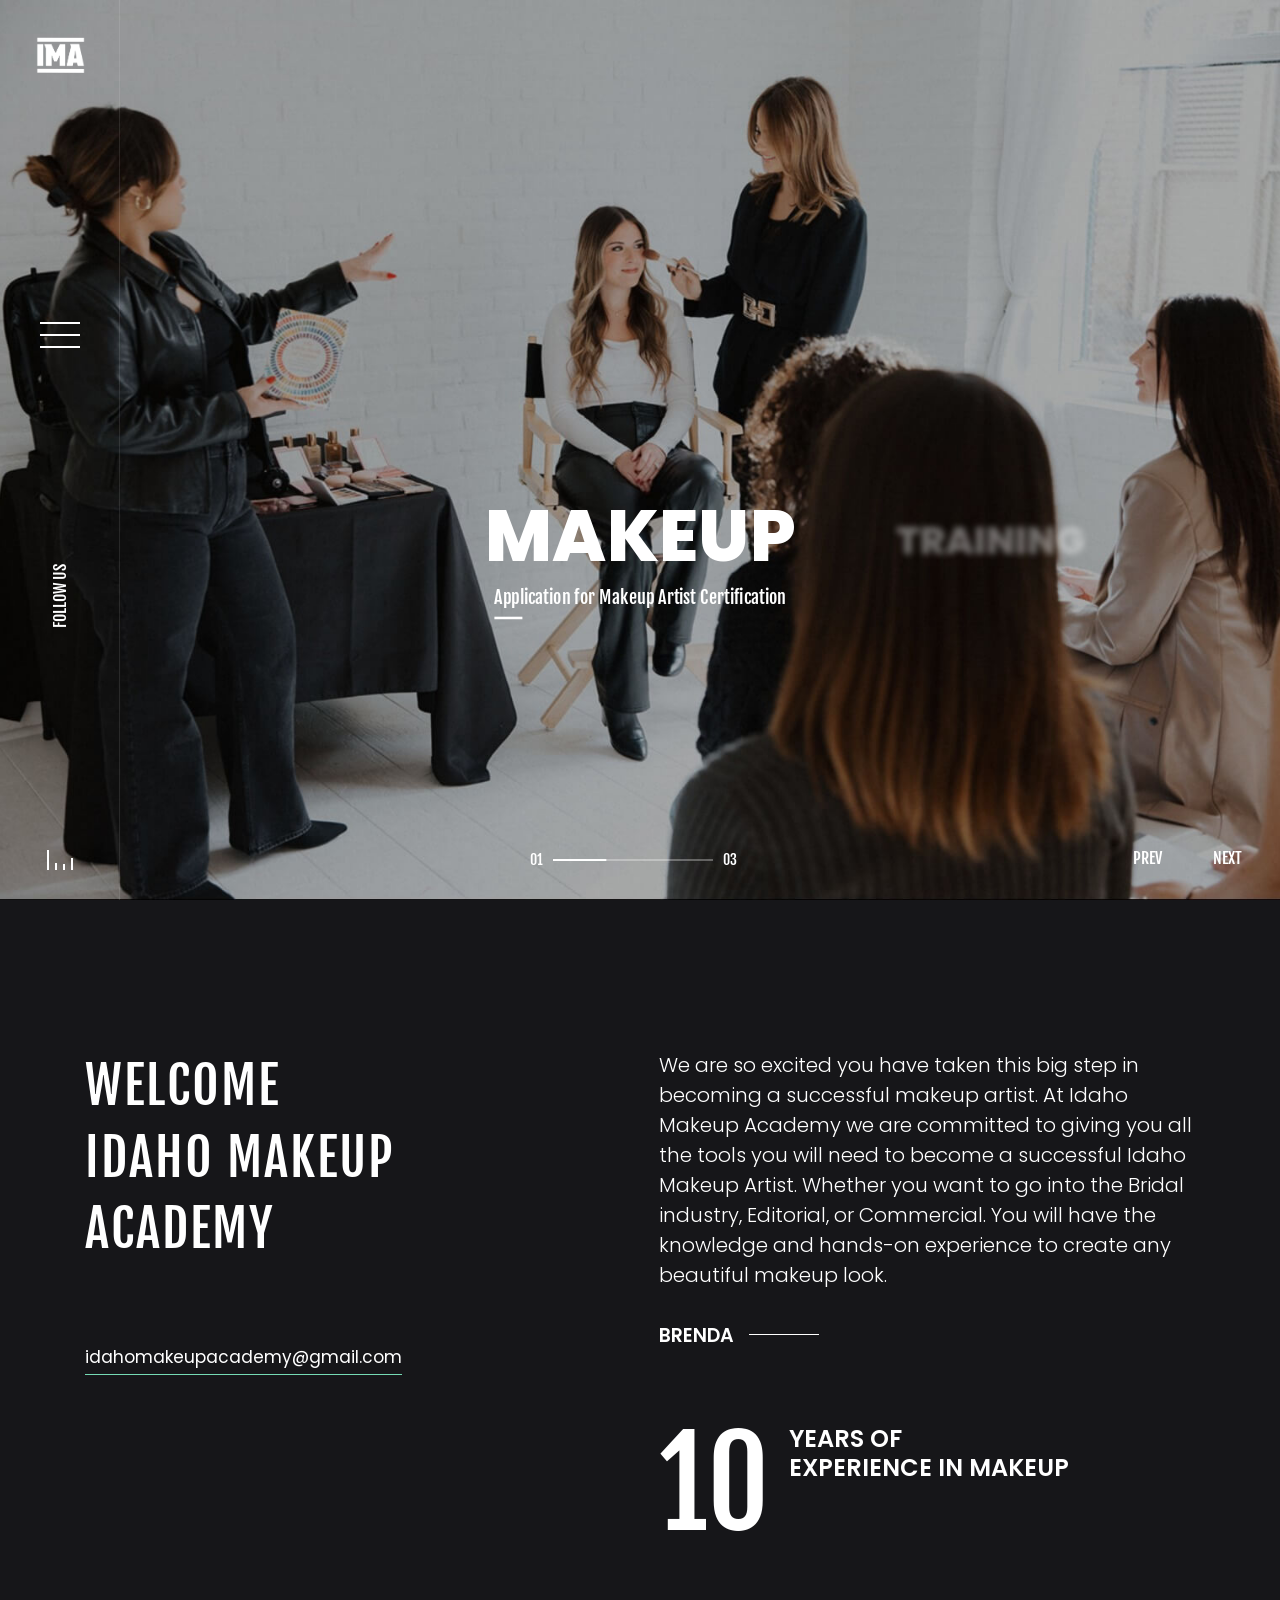
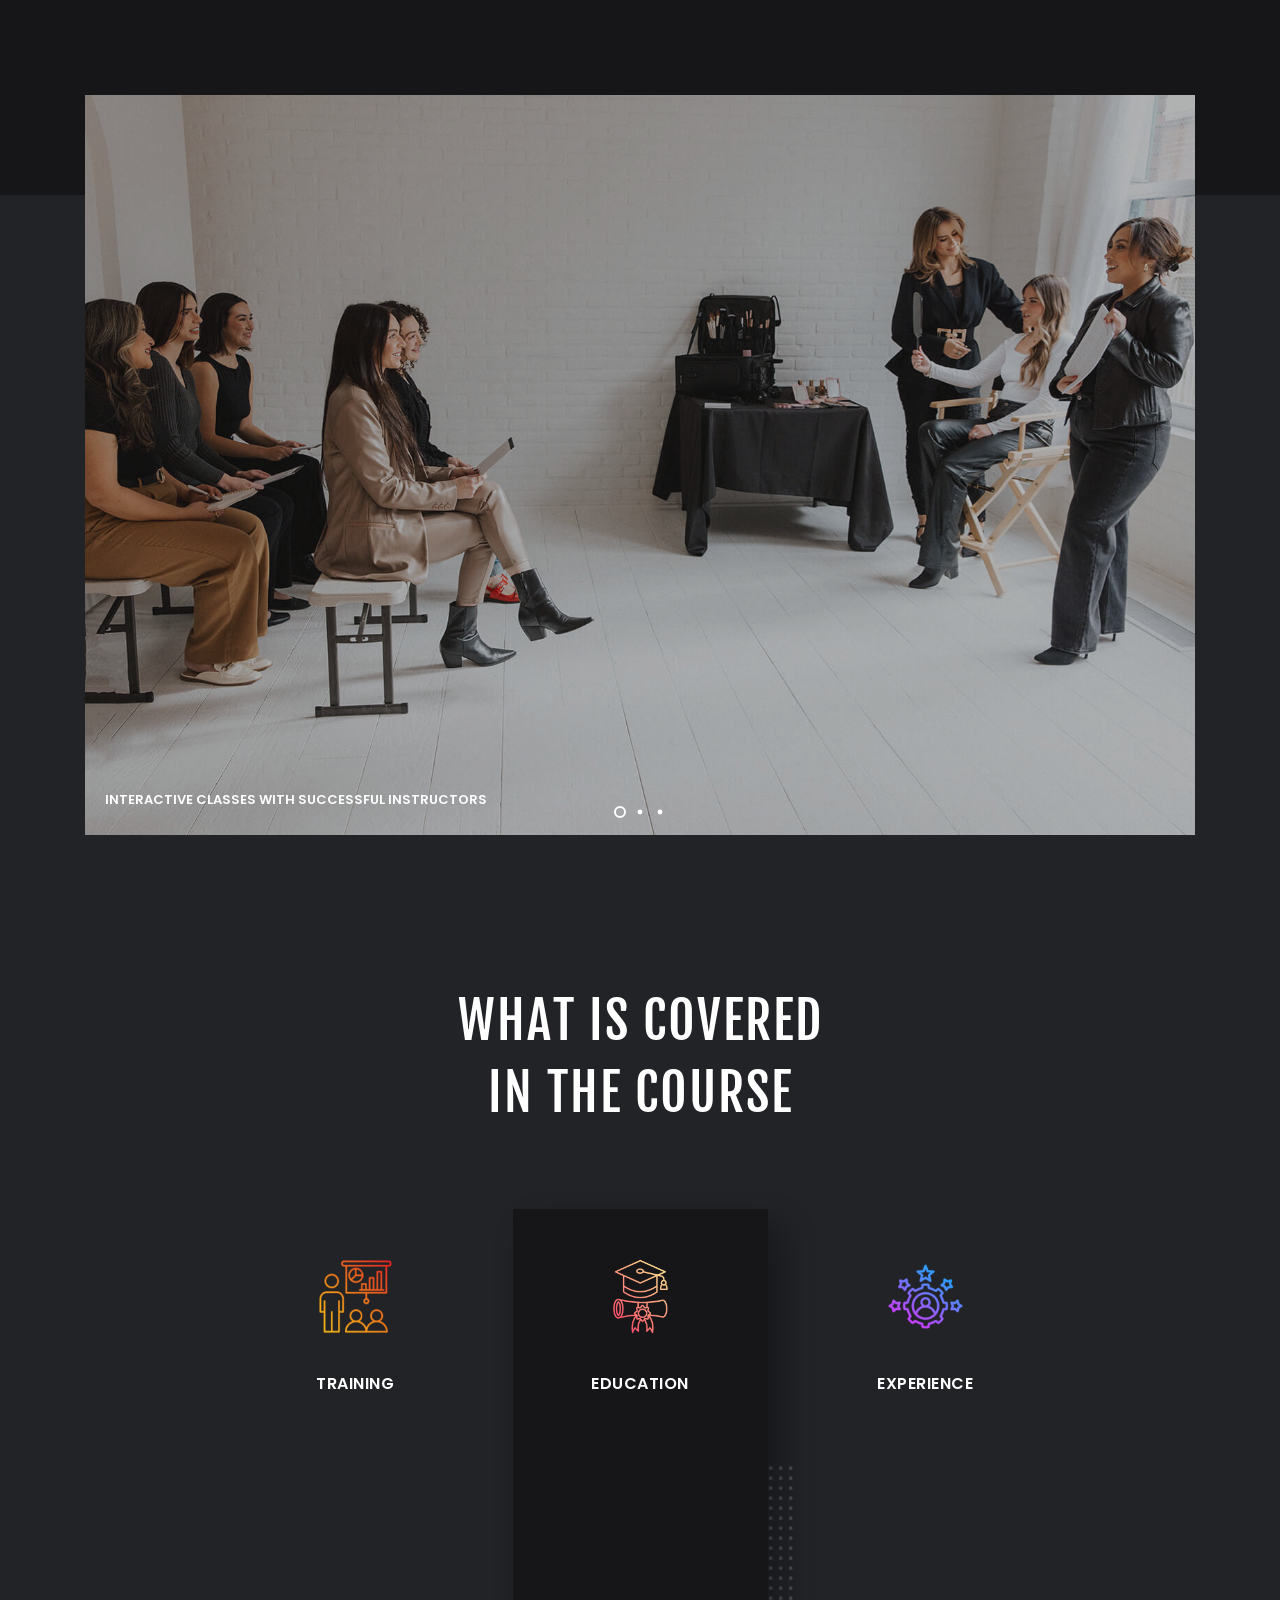
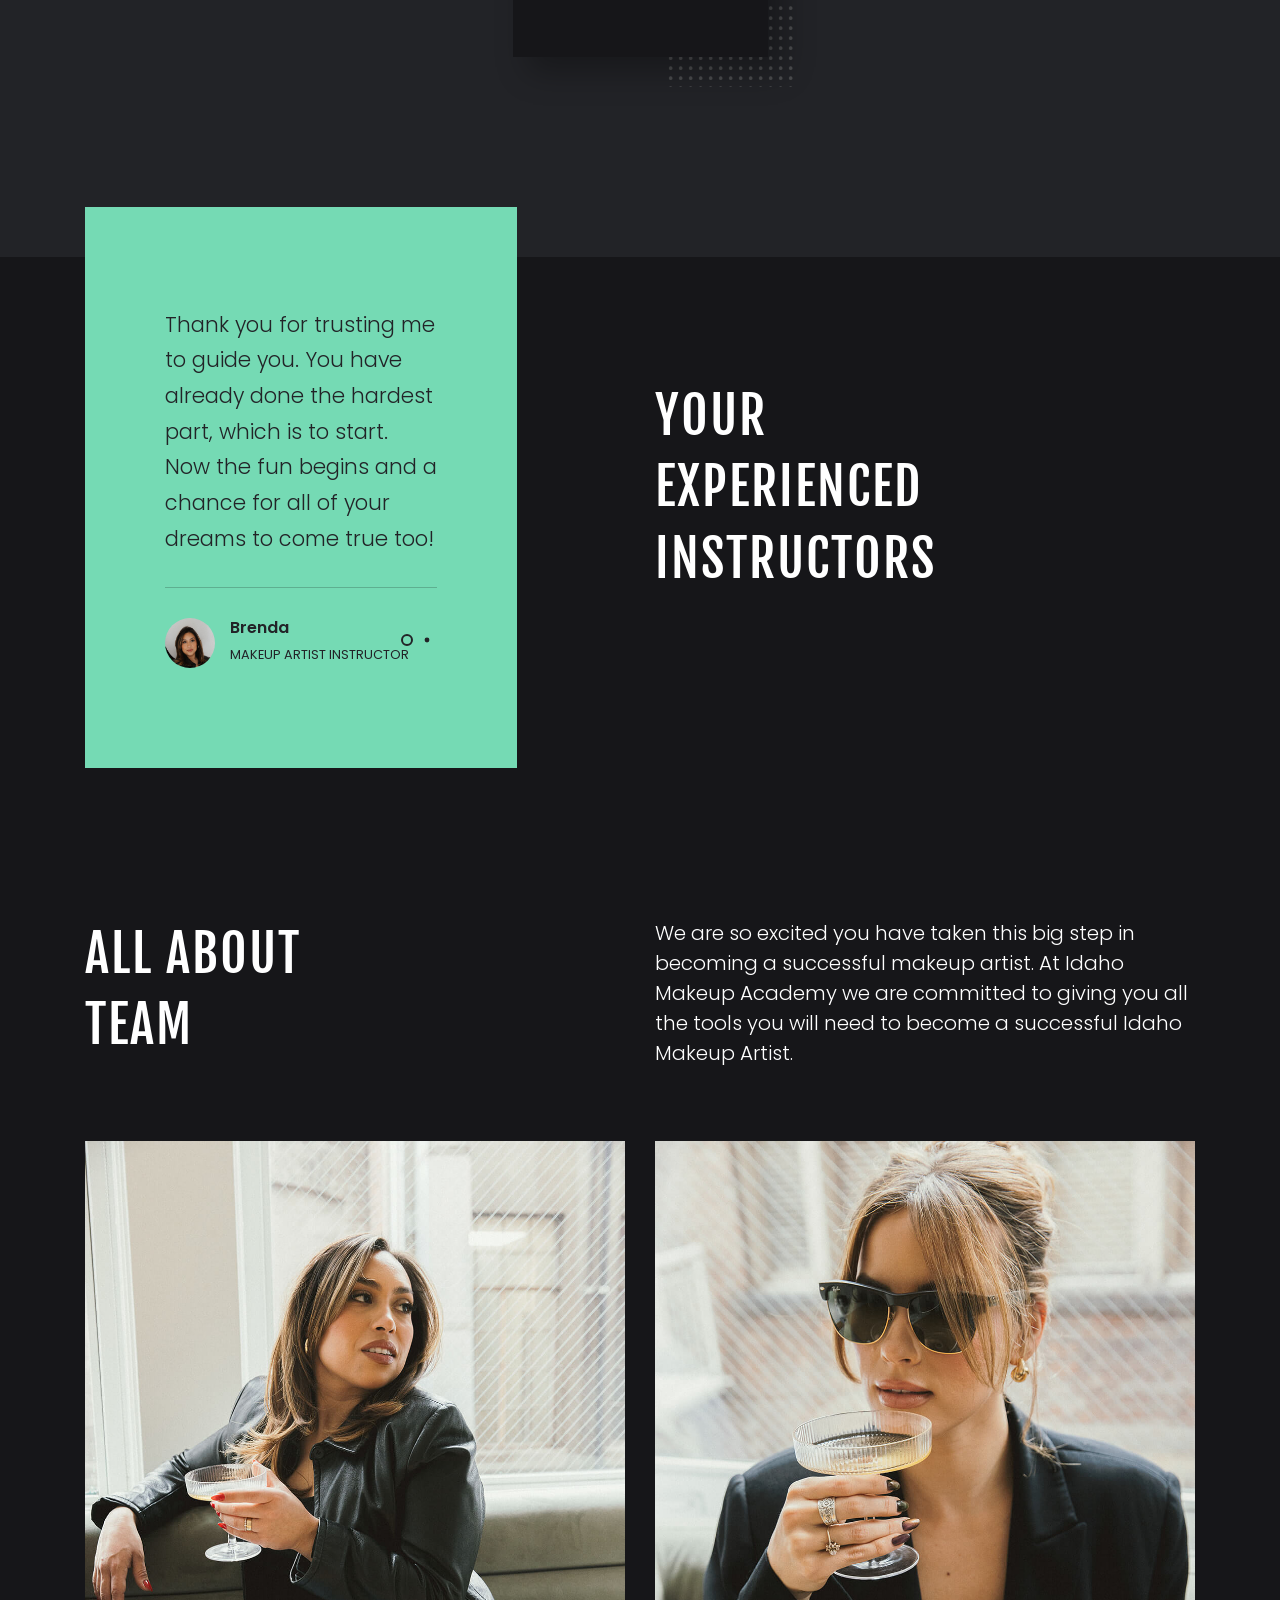
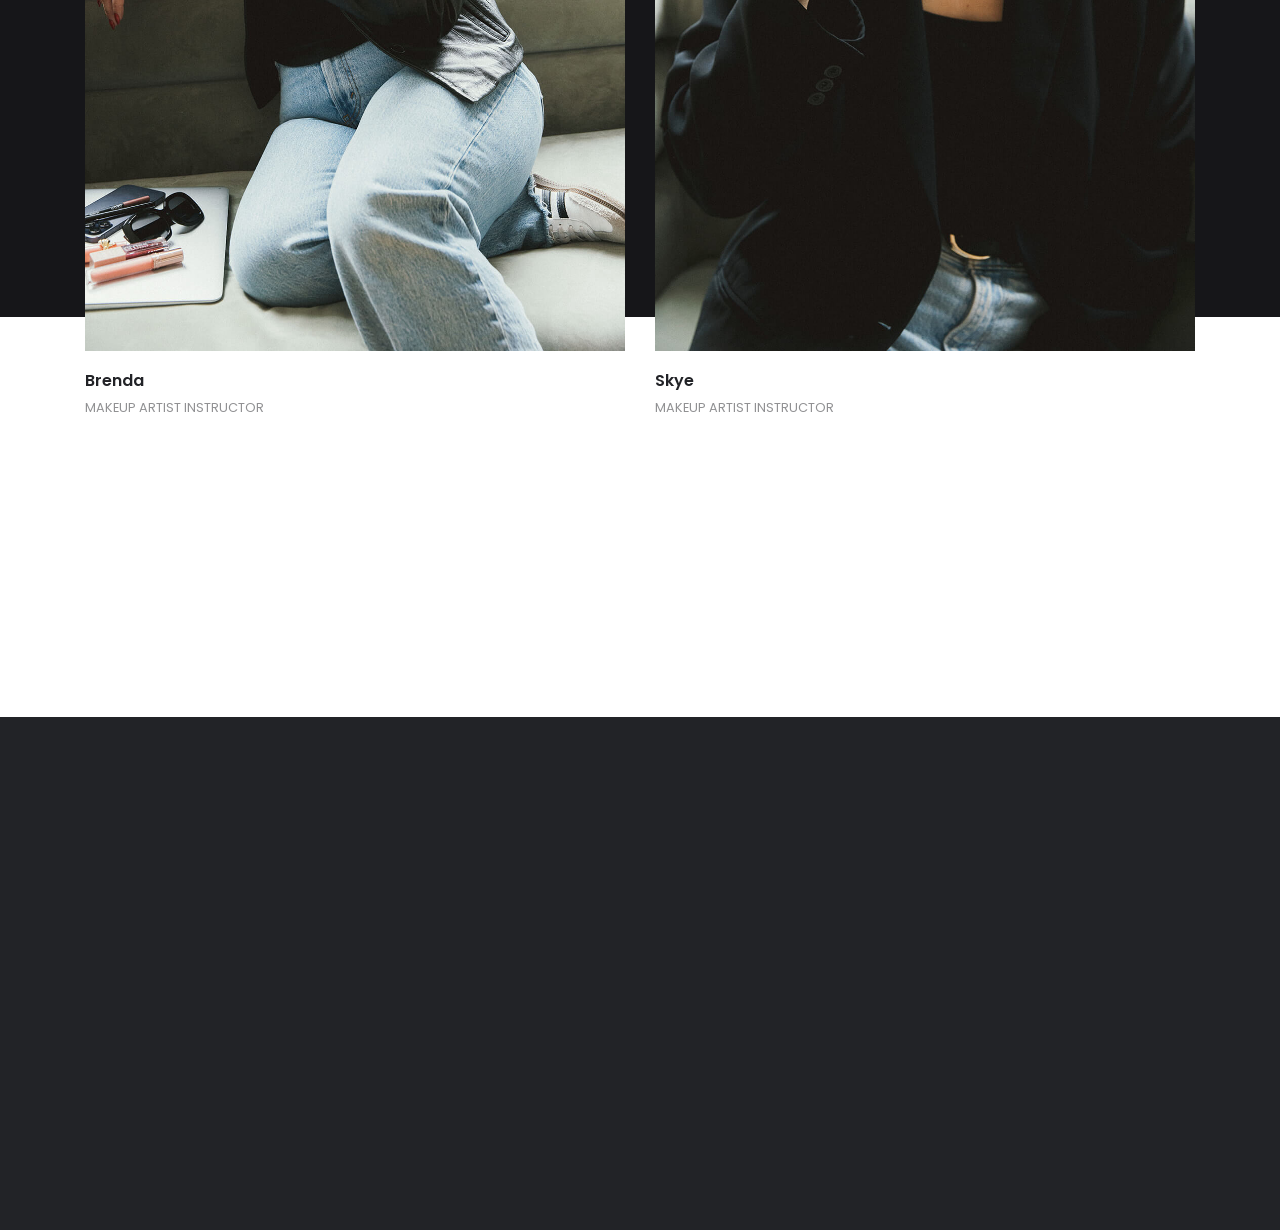
<file: index.html>
<!doctype html>
<html lang="en">
<head>
<meta charset="utf-8">
<meta name="viewport" content="width=device-width, initial-scale=1, shrink-to-fit=no">
<meta name="format-detection" content="telephone=no">
<meta name="theme-color" content="#75dab4"/>
<title>Idaho Makeup Academy | Makeup Artist Certification and Training</title>
<meta name="author" content="Spearhead Consulting">
<meta name="description" content="Idaho Makeup Academy | Get certified in makeup in Idaho">
<meta name="keywords" content="makeup, certification, makeup artist certification, get certified in makeup in idaho, idaho makeup academy">

<!-- SOCIAL MEDIA META -->
<meta property="og:description" content="Idaho Makeup Academy | Get your makeup certification in Idaho">
<meta property="og:image" content="https://idahomakeupacademy.com/images/OGImage.png">
<meta property="og:site_name" content="idahomakeupacademy">
<meta property="og:title" content="Idaho Makeup Academy">
<meta property="og:type" content="website">
<meta property="og:url" content="https://idahomakeupacademy.com">

<!-- FAVICON FILES -->
<link href="ico/apple-touch-icon-144-precomposed.png" rel="apple-touch-icon" sizes="144x144">
<link href="ico/apple-touch-icon-114-precomposed.png" rel="apple-touch-icon" sizes="114x114">
<link href="ico/apple-touch-icon-72-precomposed.png" rel="apple-touch-icon" sizes="72x72">
<link href="ico/apple-touch-icon-57-precomposed.png" rel="apple-touch-icon">
<link href="ico/favicon.ico" rel="shortcut icon">

<!-- CSS FILES -->
<link rel="stylesheet" href="css/fontawesome.min.css">
<link rel="stylesheet" href="css/fancybox.min.css">
<link rel="stylesheet" href="css/hamburger.min.css">
<link rel="stylesheet" href="css/odometer.min.css">
<link rel="stylesheet" href="css/swiper.min.css">
<link rel="stylesheet" href="css/bootstrap.min.css">
<link rel="stylesheet" href="css/style.css">
</head>
<body>
<!--<div class="preloader">-->
<!--  <div class="layer"></div>-->
<!--  &lt;!&ndash; end layer &ndash;&gt;-->
<!--  <div class="inner">-->
<!--    <figure> <img src="images/preloader.gif" alt="Image"> </figure>-->
<!--    <span>Loading...</span> </div>-->
<!--  &lt;!&ndash; end inner &ndash;&gt;-->
<!--</div>-->
<!-- end preloader -->
<div class="page-transition">
  <div class="layer"></div>
  <!-- end layer -->
</div>
<!-- end page-transition -->
<nav class="site-navigation">
  <div class="layer"></div>
  <!-- end layer -->
  <div class="inner">
    <ul data-splitting>
      <li><a href="https://instagram.com/idahomakeupacademy" target="_blank">INSTAGRAM</a> <small>Follow us on Instagram</small> </li>
      <li><a href="./pricing.html">ACADEMY PRICING</a> <small>Learn more about the cost and program.</small> </li>
      <li><a  href="https://island-route-758.notion.site/1631bb4c48a6806e8bbaf4c8735e0904" target="_blank">APPLY</a> <small>JOIN THE ACADEMY</small> </li>
    </ul>
  </div>
  <!-- end inner -->
</nav>
<!-- end site-navigation -->
<div class="social-media">
  <div class="layer"> </div>
  <!-- end layer -->
  <div class="inner">
    <h5>Social Share </h5>
    <ul>
      <li><a href="https://instagram.com/idahomakeupacademy"><i class="fab fa-instagram"></i></a></li>
<!--      <li><a href="#"><i class="fab fa-twitter"></i></a></li>-->
<!--      <li><a href="#"><i class="fab fa-linkedin-in"></i></a></li>-->
<!--      <li><a href="#"><i class="fab fa-google-plus-g"></i></a></li>-->
<!--      <li><a href="#"><i class="fab fa-youtube"></i></a></li>-->
    </ul>
  </div>
</div>
<!-- end social-media -->
<div class="all-cases">
  <div class="layer"> </div>
  <!-- end layer -->
  <div class="inner">
    <ul>
<!--      <li><a href="#">APPLY</a></li>-->
<!--      <li><a href="#">Goddes</a></li>-->
<!--      <li><a href="#">Employee</a></li>-->
<!--      <li><a href="#">Berry</a></li>-->
<!--      <li><a href="#">Roosters</a></li>-->
<!--      <li><a href="#">Primero</a></li>-->
    </ul>
  </div>
  <!-- end inner -->
</div>
<!-- end all-cases -->
<main>
  <aside class="left-side">
    <div class="logo"> <a href="index.html"><img src="images/logo.png" alt="Image"></a> </div>
    <!-- end logo -->
    <div class="hamburger" id="hamburger">
      <div class="hamburger__line hamburger__line--01">
        <div class="hamburger__line-in hamburger__line-in--01"></div>
      </div>
      <div class="hamburger__line hamburger__line--02">
        <div class="hamburger__line-in hamburger__line-in--02"></div>
      </div>
      <div class="hamburger__line hamburger__line--03">
        <div class="hamburger__line-in hamburger__line-in--03"></div>
      </div>
      <div class="hamburger__line hamburger__line--cross01">
        <div class="hamburger__line-in hamburger__line-in--cross01"></div>
      </div>
      <div class="hamburger__line hamburger__line--cross02">
        <div class="hamburger__line-in hamburger__line-in--cross02"></div>
      </div>
    </div>
    <!-- end hamburger -->
    <div class="follow-us"> FOLLOW US </div>
    <!-- end follow-us -->
    <div class="equalizer"> <span></span> <span></span> <span></span> <span></span> </div>
    <!-- end equalizer -->
  </aside>
  <!-- end left-side -->
<!--  <div class="all-cases-link"> <span>APPLY</span> <b>+</b> </div>-->
  <!-- end all-cases-link -->
  <header class="slider">
    <div class="swiper-container gallery-top">
      <div class="swiper-wrapper">
        <div class="swiper-slide" data-background="images/class/idaho-makeup-academy-classes.jpg"></div>
        <div class="swiper-slide" data-background="images/class/idaho-makeup-academy-real-instructors.jpg">
<!--          <video src="videos/Idaho Makup Academy.mp4" muted autoplay loop preload="none"></video>-->
        </div>
        <div class="swiper-slide" data-background="images/DSC00206.JPG"></div>
      </div>
      <!-- end swiper-wrapper -->
      <div class="slide-progress"> <span>01</span>
        <div class="swiper-pagination"></div>
        <span>03</span> </div>
      <!-- end slide-progress -->
      <div class="swiper-button-prev">PREV</div>
      <!-- end button-prev -->
      <div class="swiper-button-next">NEXT</div>
      <!-- end buttin-next -->
    </div>
    <!-- end gallery-top -->
    <div class="swiper-container gallery-thumbs">
      <div class="swiper-wrapper">
        <div class="swiper-slide"><span>MAKEUP</span> <a href="#">Application for Makeup Artist Certification</a> </div>
        <div class="swiper-slide"><span>TRAINING</span> <a href="#">100 hours of training in makeup artistry</a></div>
        <div class="swiper-slide"><span>Apply</span> <a href="#">Apply Now and Join our Wait-list.</a></div>
      </div>
      <!-- end swiper-wrapper -->
    </div>
    <!-- end gallery-thumbs -->
  </header>
  <!-- end slider -->
  <section class="intro">
    <div class="container">
      <div class="row">
        <div class="col-lg-5 wow" data-splitting>
          <h3 class="section-title">WELCOME<br>
            IDAHO MAKEUP ACADEMY</h3>
          <a href="mailto:idahomakeupacademy@gmail.com">idahomakeupacademy@gmail.com</a> </div>
        <!-- end col-5 -->
        <div class="col-lg-7 wow" data-splitting>
          <p>We are so excited you have taken this big step in becoming a successful makeup artist.
            At Idaho Makeup Academy we are committed to giving you all the tools you will need to become a successful
            Idaho Makeup Artist. Whether you want to go into the Bridal industry, Editorial, or Commercial.
            You will have the knowledge and hands-on experience to create any beautiful makeup look.
          </p>
          <h6>Brenda</h6>
          <small>Makeup Artist Instructor</small> <b>10</b>
          <h4>YEARS OF<br>
            EXPERIENCE IN MAKEUP</h4>
        </div>
        <!-- end col-7 -->
      </div>
      <!-- end row -->
    </div>
    <!-- end container -->
  </section>
  <!-- end intro -->
  <section class="intro-image">
    <div class="container">
      <div class="row">
        <div class="col-12">
          <div class="office-slider">
            <div class="swiper-wrapper">
              <div class="swiper-slide">
                <figure class="reveal-effect masker wow"> <img src="images/class/idaho-makeup-academy-real-instructors.jpg" alt="Image">
                  <figcaption>
                    <h6> INTERACTIVE CLASSES WITH SUCCESSFUL INSTRUCTORS</h6>
                  </figcaption>
                </figure>
              </div>
              <!-- end swiper-slide -->
              <div class="swiper-slide">
                <figure> <img src="images/class/idaho-makeup-academy-lessons.jpg" alt="Image">
                  <figcaption>
                    <h6> COMPREHENSIVE THEORY AND EXPERIENCE TRAINING</h6>
                  </figcaption>
                </figure>
              </div>
              <!-- end swiper-slide -->
              <div class="swiper-slide">
                <figure> <img src="images/class/idaho-makeup-academy-makeup-pallet.jpg" alt="Image">
                  <figcaption>
                    <h6> PROFESSIONAL MAKEUP KIT INCLUDED WITH THE FULL KIT AND EDUCATION OPTION</h6>
                  </figcaption>
                </figure>
              </div>
              <!-- end swiper-slide -->
            </div>
            <!-- end swiper-wrapper -->
            <div class="swiper-pagination"></div>
            <!-- end swiper-pagination -->
          </div>
          <!-- end office-slider -->
        </div>
        <!-- end col-12 -->
      </div>
      <!-- end row -->
    </div>
    <!-- end container -->
  </section>
  <!-- end intro-image -->
  <section class="icon-content-block">
    <div class="container">
      <div class="row justify-content-center">
        <div class="col-12 wow" data-splitting>
          <h3 class="section-title">WHAT IS COVERED <br > IN THE COURSE</h3>
        </div>
        <!-- end col-12 -->
        <div class="col-lg-3 col-md-4 wow" data-splitting>
          <div class="content-block">
            <figure> <img src="images/class/training.png" alt="Image"> </figure>
            <h6>TRAINING</h6>
            <ul>
              <li>100 Hours</li>
              <li>In-Person</li>
              <li>Hands on</li>
              <li>Instructor-led</li>
            </ul>
          </div>
          <!-- end content-block -->
        </div>
        <!-- end col-3 -->
        <div class="col-lg-3 col-md-4 wow" data-splitting>
          <div class="content-block selected">
            <figure> <img src="images/class/graduation.png" alt="Image"> </figure>
            <h6>EDUCATION</h6>
            <ul>
              <li>Sanitation & Infection Control</li>
              <li>Professionalism</li>
              <li>Color Theory</li>
              <li>Highlights / Shadows</li>
              <li>Eyebrows / Shaping Eyes</li>
              <li>Lip Theory</li>
            </ul>
          </div>
          <!-- end content-block -->
        </div>
        <!-- end col-3 -->
        <div class="col-lg-3 col-md-4 wow" data-splitting>
          <div class="content-block">
            <figure> <img src="images/class/experience.png" alt="Image"> </figure>
            <h6>EXPERIENCE</h6>
            <ul>
              <li>Assistant Opportunities</li>
              <li>Real-World Examples</li>
              <li>Build Your Brand</li>
              <li>Social Media Guidance</li>
              <li>Business an Marketing Strategies</li>
            </ul>
          </div>
          <!-- end content-block -->
        </div>
        <!-- end col-3 -->
      </div>
      <!-- end row -->
    </div>
    <!-- end container -->
  </section>

  <section class="testimonials">
    <div class="container">
      <div class="row align-items-center">
        <div class="col-lg-6">
          <div class="testimonials-slider">
            <div class="swiper-wrapper">
              <div class="swiper-slide">
                <div class="testimonial wow" data-splitting>
                  <blockquote>Thank you for trusting me to guide you. You have already done the hardest
                    part, which is to start. Now the fun begins and a chance for all of your dreams to come true too!</blockquote>
                  <div class="reviewer"> <img src="images/class/avatar-brenda.jpg" alt="Image">
                    <div class="reviewer-infos">
                      <h6>Brenda</h6>
                      <small>MAKEUP ARTIST INSTRUCTOR</small> </div>
                    <!-- end reviewer-infos -->
                  </div>
                  <!-- end reviewers -->
                </div>
                <!-- end testimonial -->
              </div>
              <!-- end swiper-slide -->
              <div class="swiper-slide">
                <div class="testimonial">
                  <blockquote>With 12+ years in the industry, I'm ready to give back and build up the next generation of successful makeup artists. I'm very excited to meet you!</blockquote>
                  <div class="reviewer"> <img src="images/class/avatar-skye.jpg" alt="Image">
                    <div class="reviewer-infos">
                      <h6>Skye</h6>
                      <small>MAKEUP ARTIST INSTRUCTOR</small> </div>
                    <!-- end reviewer-infos -->
                  </div>
                  <!-- end reviewers -->
                </div>
                <!-- end testimonial -->
              </div>

              <!-- end swiper-slide -->
            </div>
            <!-- end swiper-wrapper -->
            <div class="swiper-pagination"></div>
            <!-- end swiper-pagination -->
          </div>
          <!-- end testimonials-slider -->
        </div>
        <!-- end col-6 -->
        <div class="col-lg-6 wow" data-splitting>
          <h3 class="section-title">YOUR<br>
            EXPERIENCED<br>
            INSTRUCTORS</h3>
          <a href="#"></a> </div>
        <!-- end col-6 -->
      </div>
      <!-- end row -->
    </div>
    <!-- end container -->
  </section>

  <!-- end icon-content-block -->
  <section class="team">
    <div class="container">
      <div class="row">
        <div class="col-lg-6 wow" data-splitting>
          <h3 class="section-title">ALL ABOUT<br>
            TEAM</h3>
        </div>
        <!-- end col-8 -->
        <div class="col-lg-6 wow" data-splitting>
          <h5>We are so excited you have taken this big step in becoming a successful makeup artist.
            At Idaho Makeup Academy we are committed to giving you all the tools you will need to become a successful Idaho Makeup Artist.</h5>
        </div>
        <!-- end col-4 -->
      </div>
      <!-- end row -->
      <div class="row">
        <div class="col">
          <figure class="reveal-effect masker wow">
            <ul>
              <li><a href="#"><i class="fab fa-facebook-f"></i></a></li>
              <li><a href="#"><i class="fab fa-twitter"></i></a></li>
              <li><a href="#"><i class="fab fa-linkedin-in"></i></a></li>
            </ul>
            <img src="images/class/idaho-makeup-academy-instructor-brenda.jpg" alt="Image">
            <figcaption class="wow" data-splitting> <h6>Brenda</h6> <small>MAKEUP ARTIST INSTRUCTOR</small></figcaption>
          </figure>
        </div>
        <!-- end col -->

        <div class="col">
          <figure class="reveal-effect masker wow">
            <ul>
              <li><a href="#"><i class="fab fa-facebook-f"></i></a></li>
              <li><a href="#"><i class="fab fa-twitter"></i></a></li>
              <li><a href="#"><i class="fab fa-linkedin-in"></i></a></li>
            </ul>
            <img src="images/class/idaho-makeup-academy-instructor-skye.jpg" alt="Image">
            <figcaption class="wow" data-splitting> <h6>Skye</h6> <small>MAKEUP ARTIST INSTRUCTOR</small> </figcaption>
          </figure>
        </div>
        <!-- end col -->
      </div>
      <!-- end row -->
    </div>
    <!-- end container -->
  </section>


  <!-- end works -->
  <section class="clients">

    <!-- end container -->
  </section>
  <!-- end clients -->


</main>
<!-- end main -->
<footer class="footer">
  <div class="container">
    <div class="row">
      <div class="col-12">
        <ul>
          <li><a href="https://instagram.com/idahomakeupacademy"><i class="fab fa-instagram"></i></a></li>
        </ul>
        <h6>INTERESTED IN GETTING YOUR MAKEUP CERTIFICATION?</h6>
        <h2>Apply Now to Get Started</h2>

        <a href="https://island-route-758.notion.site/1631bb4c48a6806e8bbaf4c8735e0904" target="_blank" class="link">Click for Application</a> </div>
      <!-- end col-12 -->
      <div class="col-12">
        <div class="footer-bar"> <span class="copyright">© 2025 Idaho Makeup Academy | All Rights Reserved</span></div>
        <!-- end footer-bar -->
      </div>
      <!-- end col-12 -->
    </div>
    <!-- end row -->
  </div>
  <!-- end container -->
</footer>
<!-- end footer -->

<!-- JS FILES -->
<script src="js/jquery.min.js"></script>
<script src="js/bootstrap.min.js"></script>
<script src="js/swiper.min.js"></script>
<script src="js/wow.min.js"></script>
<script src='js/splitting.min.js'></script>
<script src='js/odometer.min.js'></script>
<script src='js/fancybox.min.js'></script>
<script src="js/scripts.js"></script>
</body>
</html>
</file>
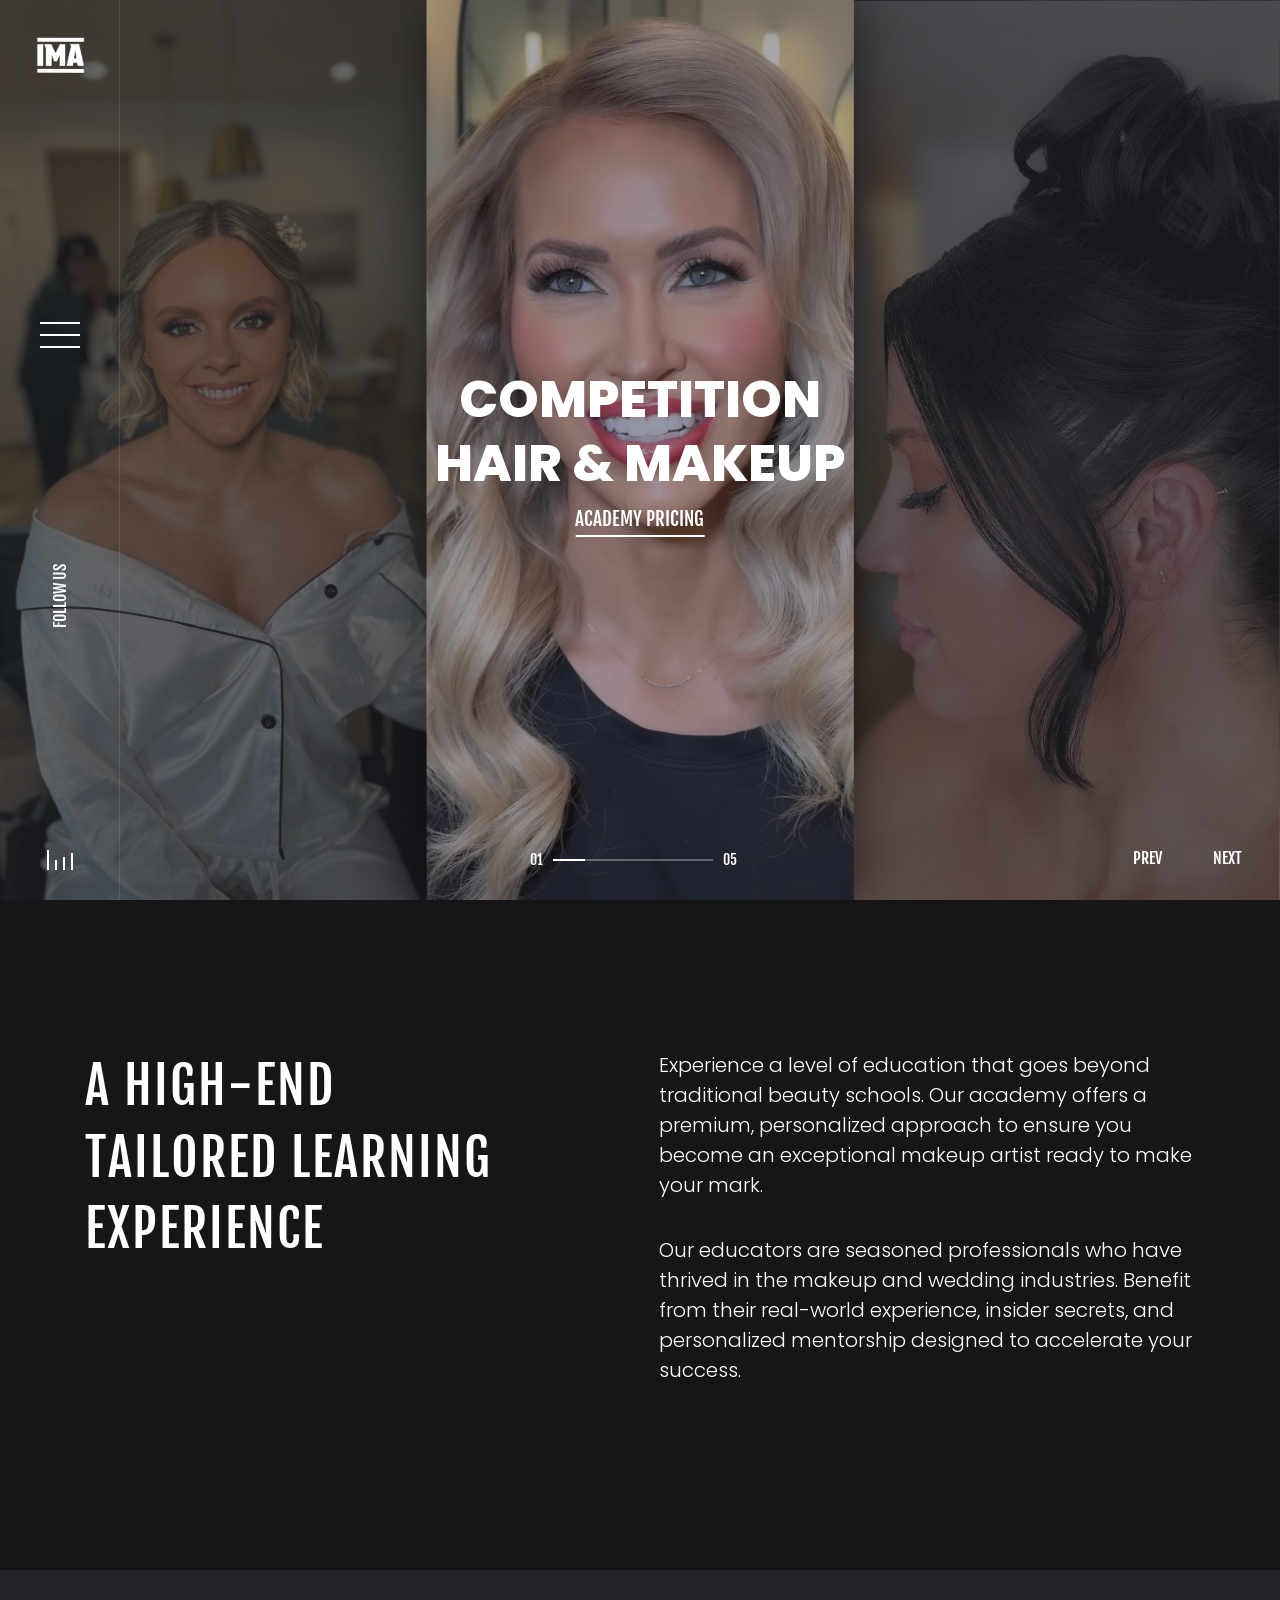
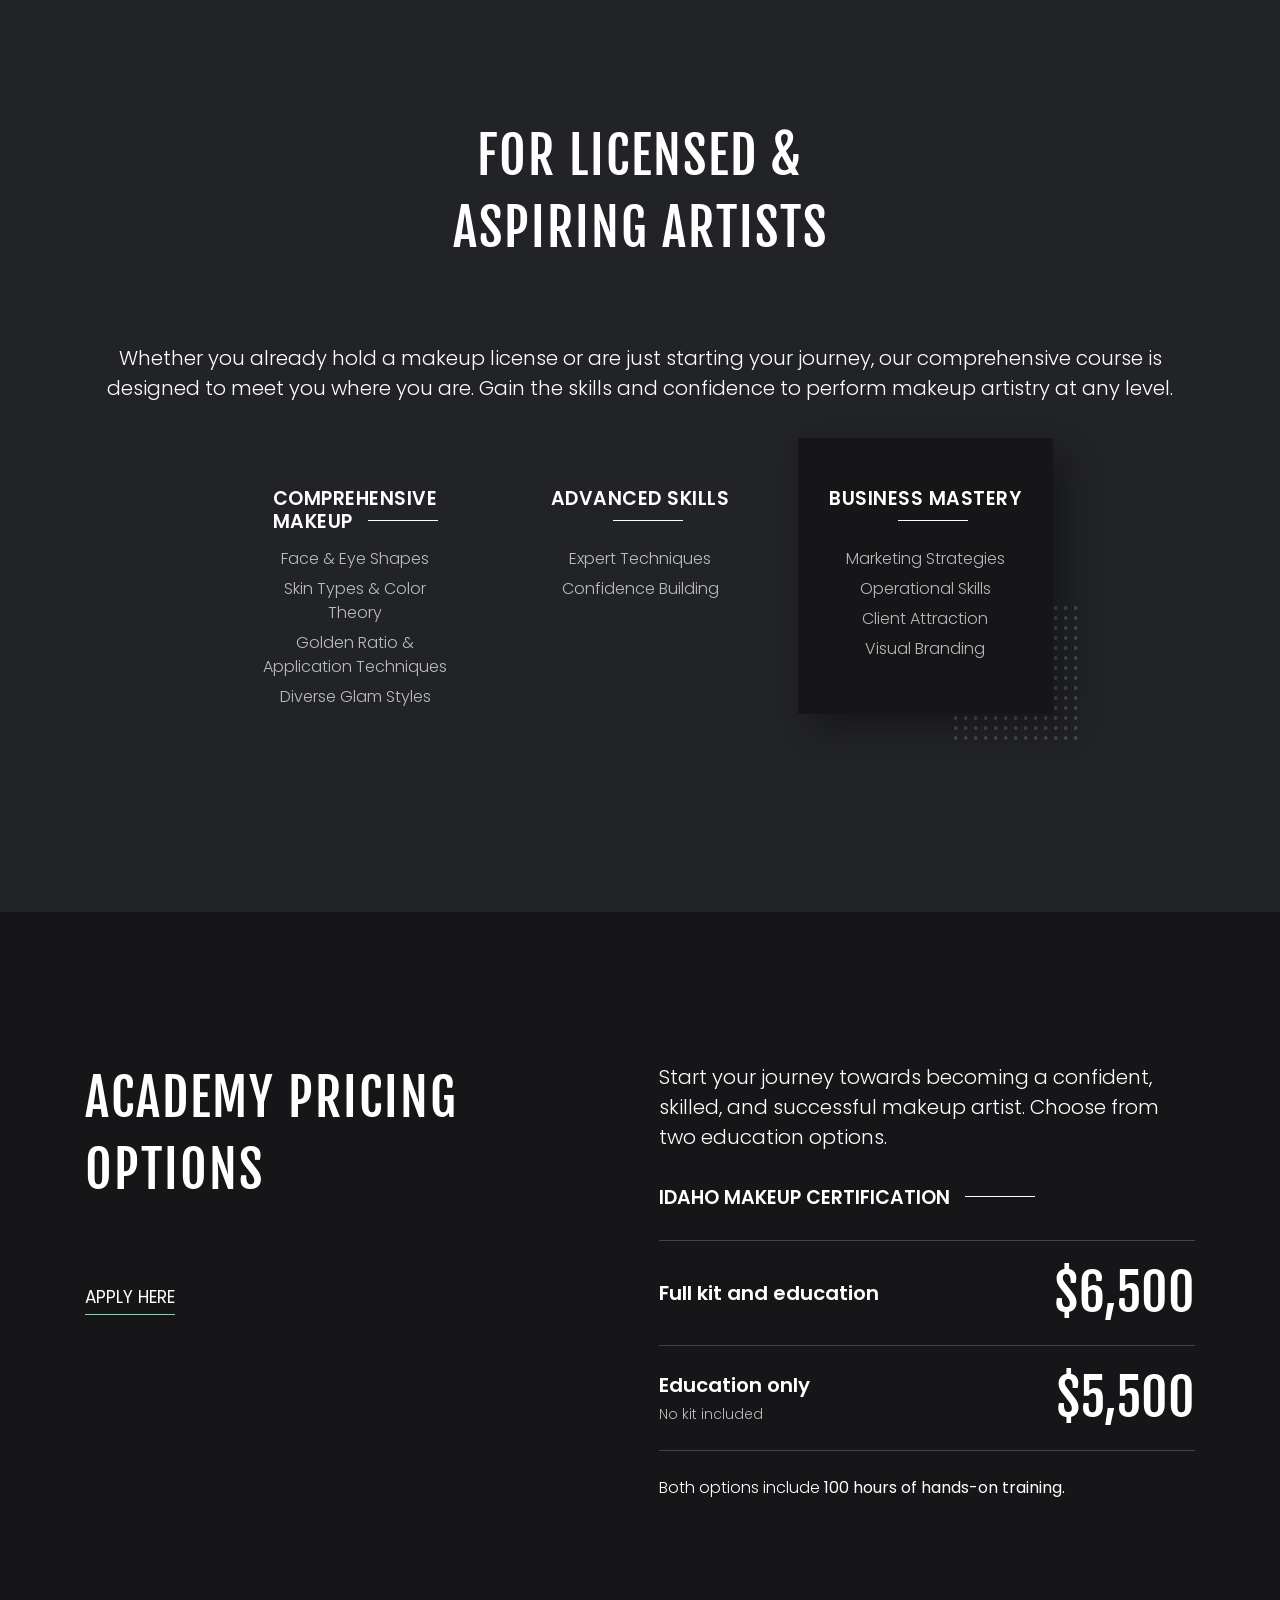
<file: pricing.html>
<!doctype html>
<html lang="en">
<head>
<meta charset="utf-8">
<meta name="viewport" content="width=device-width, initial-scale=1, shrink-to-fit=no">
<meta name="format-detection" content="telephone=no">
<meta name="theme-color" content="#75dab4"/>
<title>Idaho Makeup Academy Pricing | Makeup Artist Certification and Training | TAILORED LEARNING EXPERIENCE</title>
<meta name="author" content="Spearhead Consulting">
<meta name="description" content="Experience a level of education that goes beyond traditional beauty schools. Our academy offers a premium, personalized approach to ensure you become an exceptional makeup artist ready to make your mark.">
<meta name="keywords" content="makeup academy pricing, certification, makeup artist certification, get certified in makeup in idaho, idaho makeup academy">

<!-- SOCIAL MEDIA META -->
<meta property="og:description" content="Idaho Makeup Academy | Get your makeup certification in Idaho">
<meta property="og:image" content="https://idahomakeupacademy.com/images/OGImage.png">
<meta property="og:site_name" content="idahomakeupacademy">
<meta property="og:title" content="Idaho Makeup Academy">
<meta property="og:type" content="website">
<meta property="og:url" content="https://idahomakeupacademy.com">

<!-- FAVICON FILES -->
<link href="ico/apple-touch-icon-144-precomposed.png" rel="apple-touch-icon" sizes="144x144">
<link href="ico/apple-touch-icon-114-precomposed.png" rel="apple-touch-icon" sizes="114x114">
<link href="ico/apple-touch-icon-72-precomposed.png" rel="apple-touch-icon" sizes="72x72">
<link href="ico/apple-touch-icon-57-precomposed.png" rel="apple-touch-icon">
<link href="ico/favicon.ico" rel="shortcut icon">

<!-- CSS FILES -->
<link rel="stylesheet" href="css/fontawesome.min.css">
<link rel="stylesheet" href="css/fancybox.min.css">
<link rel="stylesheet" href="css/hamburger.min.css">
<link rel="stylesheet" href="css/odometer.min.css">
<link rel="stylesheet" href="css/swiper.min.css">
<link rel="stylesheet" href="css/bootstrap.min.css">
<link rel="stylesheet" href="css/style.css?v=20261029-pricing-2">
</head>
<body>
<!--<div class="preloader">-->
<!--  <div class="layer"></div>-->
<!--  &lt;!&ndash; end layer &ndash;&gt;-->
<!--  <div class="inner">-->
<!--    <figure> <img src="images/preloader.gif" alt="Image"> </figure>-->
<!--    <span>Loading...</span> </div>-->
<!--  &lt;!&ndash; end inner &ndash;&gt;-->
<!--</div>-->
<!-- end preloader -->
<div class="page-transition">
  <div class="layer"></div>
  <!-- end layer -->
</div>
<!-- end page-transition -->
<nav class="site-navigation">
  <div class="layer"></div>
  <!-- end layer -->
  <div class="inner">
    <ul data-splitting>
      <li><a href="https://instagram.com/idahomakeupacademy" target="_blank">INSTAGRAM</a> <small>Follow us on Instagram</small> </li>
      <li><a href="./pricing.html">ACADEMY PRICING</a> <small>Learn more about the cost and program.</small> </li>
      <li><a  href="https://island-route-758.notion.site/1631bb4c48a6806e8bbaf4c8735e0904" target="_blank">APPLY</a> <small>JOIN THE ACADEMY</small> </li>
    </ul>
  </div>
  <!-- end inner -->
</nav>
<!-- end site-navigation -->
<div class="social-media">
  <div class="layer"> </div>
  <!-- end layer -->
  <div class="inner">
    <h5>Social Share </h5>
    <ul>
      <li><a href="https://instagram.com/idahomakeupacademy"><i class="fab fa-instagram"></i></a></li>
<!--      <li><a href="#"><i class="fab fa-twitter"></i></a></li>-->
<!--      <li><a href="#"><i class="fab fa-linkedin-in"></i></a></li>-->
<!--      <li><a href="#"><i class="fab fa-google-plus-g"></i></a></li>-->
<!--      <li><a href="#"><i class="fab fa-youtube"></i></a></li>-->
    </ul>
  </div>
</div>
<!-- end social-media -->
<div class="all-cases">
  <div class="layer"> </div>
  <!-- end layer -->
  <div class="inner">
    <ul>
<!--      <li><a href="#">APPLY</a></li>-->
<!--      <li><a href="#">Goddes</a></li>-->
<!--      <li><a href="#">Employee</a></li>-->
<!--      <li><a href="#">Berry</a></li>-->
<!--      <li><a href="#">Roosters</a></li>-->
<!--      <li><a href="#">Primero</a></li>-->
    </ul>
  </div>
  <!-- end inner -->
</div>
<!-- end all-cases -->
<main>
  <aside class="left-side">
    <div class="logo"> <a href="index.html"><img src="images/logo.png" alt="Image"></a> </div>
    <!-- end logo -->
    <div class="hamburger" id="hamburger">
      <div class="hamburger__line hamburger__line--01">
        <div class="hamburger__line-in hamburger__line-in--01"></div>
      </div>
      <div class="hamburger__line hamburger__line--02">
        <div class="hamburger__line-in hamburger__line-in--02"></div>
      </div>
      <div class="hamburger__line hamburger__line--03">
        <div class="hamburger__line-in hamburger__line-in--03"></div>
      </div>
      <div class="hamburger__line hamburger__line--cross01">
        <div class="hamburger__line-in hamburger__line-in--cross01"></div>
      </div>
      <div class="hamburger__line hamburger__line--cross02">
        <div class="hamburger__line-in hamburger__line-in--cross02"></div>
      </div>
    </div>
    <!-- end hamburger -->
    <div class="follow-us"> FOLLOW US </div>
    <!-- end follow-us -->
    <div class="equalizer"> <span></span> <span></span> <span></span> <span></span> </div>
    <!-- end equalizer -->
  </aside>
  <!-- end left-side -->

  <!-- end all-cases-link -->
  <header class="carousel-hero">
    <div class="carousel-slider">
      <div class="swiper-wrapper">

        <!-- end swiper-slide -->
        <div class="swiper-slide" data-background="images/class/pricing/competition.png">
          <div class="inner"><h2>COMPETITION HAIR & MAKEUP</h2> <a href="#">ACADEMY PRICING</a> </div>
          <!-- end inner -->
        </div>
        <!-- end swiper-slide -->
        <div class="swiper-slide" data-background="images/class/pricing/bridal-2.png">
          <div class="inner"><h2>BRIDAL HAIR & MAKEUP</h2> <a href="#">ACADEMY PRICING</a> </div>
          <!-- end inner -->
        </div>
        <!-- end swiper-slide -->
        <div class="swiper-slide" data-background="images/class/pricing/events_2.png">
          <div class="inner"><h2>EVENTS HAIR & MAKEUP</h2> <a href="#">ACADEMY PRICING</a> </div>
          <!-- end inner -->
        </div>

        <div class="swiper-slide" data-background="images/class/pricing/IMG_5316.jpg">
          <div class="inner"><h2>BRIDAL HAIR & MAKEUP</h2> <a href="#">ACADEMY PRICING</a> </div>
          <!-- end inner -->
        </div>
        <!-- end swiper-slide -->
        <div class="swiper-slide" data-background="images/class/pricing/IMG_6279.jpg">
          <div class="inner"><h2>EVENTS HAIR & MAKEUP</h2> <a href="#">ACADEMY PRICING</a> </div>
          <!-- end inner -->
        </div>
        <!-- end swiper-slide -->
      </div>
      <!-- end swiper-wrapper -->
      <div class="slide-progress"> <span>01</span>
        <div class="swiper-pagination"></div>
        <span>05</span> </div>
      <!-- end slide-progress -->
      <div class="swiper-button-prev">PREV</div>
      <!-- end button-prev -->
      <div class="swiper-button-next">NEXT</div>
      <!-- end button-next -->
    </div>
    <!-- end carousel-slider -->
  </header>

  <section class="intro">
    <div class="container">
      <div class="row">
        <div class="col-lg-5 wow" data-splitting>
          <h3 class="section-title">A HIGH-END<br>
            TAILORED LEARNING EXPERIENCE</h3>
        </div>
        <div class="col-lg-7 wow" data-splitting>
          <p>Experience a level of education that goes beyond traditional beauty schools.
            Our academy offers a premium, personalized approach to ensure you become an exceptional makeup artist ready to make your mark.
          </p>

          <p>Our educators are seasoned professionals who have thrived in the makeup and wedding industries. Benefit from their real-world experience,
            insider secrets, and personalized mentorship designed to accelerate your success.</p>
        </div>
      </div>
    </div>
  </section>

  <!-- end intro-image -->
  <section class=" intro icon-content-block">
    <div class="container">
      <div class="row justify-content-center">
        <div class="col-12 wow" data-splitting>
          <h3 class="section-title">FOR LICENSED &<br > ASPIRING ARTISTS</h3>
          <p>Whether you already hold a makeup license or are just starting your journey, our comprehensive course is designed to meet you where you are. Gain the skills and confidence to perform makeup artistry at any level.</p>
        </div>
        <!-- end col-12 -->
        <div class="col-lg-3 col-md-4 wow" data-splitting>
          <div class="content-block">
            <h6>COMPREHENSIVE MAKEUP</h6>
            <ul>
              <li>Face & Eye Shapes</li>
              <li>Skin Types & Color Theory</li>
              <li>Golden Ratio & Application Techniques</li>
              <li>Diverse Glam Styles</li>
            </ul>
          </div>
          <!-- end content-block -->
        </div>

        <!-- end col-3 -->
        <div class="col-lg-3 col-md-4 wow" data-splitting>
          <div class="content-block">
            <h6>ADVANCED SKILLS</h6>
            <ul>
              <li>Expert Techniques</li>
              <li>Confidence Building</li>
            </ul>
          </div>
          <!-- end content-block -->
        </div>

        <!-- end col-3 -->
        <div class="col-lg-3 col-md-4 wow" data-splitting>
          <div class="content-block selected">
            <h6>BUSINESS MASTERY</h6>
            <ul>
              <li>Marketing Strategies</li>
              <li>Operational Skills</li>
              <li>Client Attraction</li>
              <li>Visual Branding</li>
            </ul>
          </div>
          <!-- end content-block -->
        </div>
        <!-- end col-3 -->
      </div>
      <!-- end row -->
    </div>
    <!-- end container -->
  </section>

  <!-- end carousel-hero -->
  <section class="intro academy-pricing" id="academy-pricing">
    <div class="container">
      <div class="row">
        <div class="col-lg-5 wow" data-splitting>
          <h3 class="section-title">ACADEMY PRICING<br>
            OPTIONS</h3>
          <a href="https://island-route-758.notion.site/1631bb4c48a6806e8bbaf4c8735e0904">APPLY HERE</a> </div>
        <!-- end col-5 -->
        <div class="col-lg-7">
          <p>Start your journey towards becoming a confident, skilled, and successful makeup artist. Choose from two education options.</p>
          <h6>Idaho Makeup Certification</h6>
          <dl class="tuition-options">
            <div class="tuition-option">
              <dt>Full kit and education</dt>
              <dd class="tuition-price">$6,500</dd>
            </div>
            <div class="tuition-option">
              <dt>Education only <span class="tuition-note">No kit included</span></dt>
              <dd class="tuition-price">$5,500</dd>
            </div>
          </dl>
          <p class="tuition-training">Both options include <strong>100 hours of hands-on training.</strong></p>
        </div>
        <!-- end col-7 -->
      </div>
      <!-- end row -->
    </div>
    <!-- end container -->
  </section>
  <!-- end intro -->
</main>
<!-- end main -->
<footer class="footer">
  <div class="container">
    <div class="row">
      <div class="col-12">
        <ul>
          <li><a href="https://instagram.com/idahomakeupacademy"><i class="fab fa-instagram"></i></a></li>
        </ul>
        <h6>INTERESTED IN GETTING YOUR MAKEUP CERTIFICATION?</h6>
        <h2>Apply Now to Get Started</h2>

        <a href="https://island-route-758.notion.site/1631bb4c48a6806e8bbaf4c8735e0904" target="_blank" class="link">Click for Application</a> </div>
      <!-- end col-12 -->
      <div class="col-12">
        <div class="footer-bar"> <span class="copyright">© 2025 Idaho Makeup Academy | All Rights Reserved</span></div>
        <!-- end footer-bar -->
      </div>
      <!-- end col-12 -->
    </div>
    <!-- end row -->
  </div>
  <!-- end container -->
</footer>
<!-- end footer -->

<!-- JS FILES -->
<script src="js/jquery.min.js"></script>
<script src="js/bootstrap.min.js"></script>
<script src="js/swiper.min.js"></script>
<script src="js/wow.min.js"></script>
<script src='js/splitting.min.js'></script>
<script src='js/odometer.min.js'></script>
<script src='js/fancybox.min.js'></script>
<script src="js/scripts.js"></script>
</body>
</html>
</file>
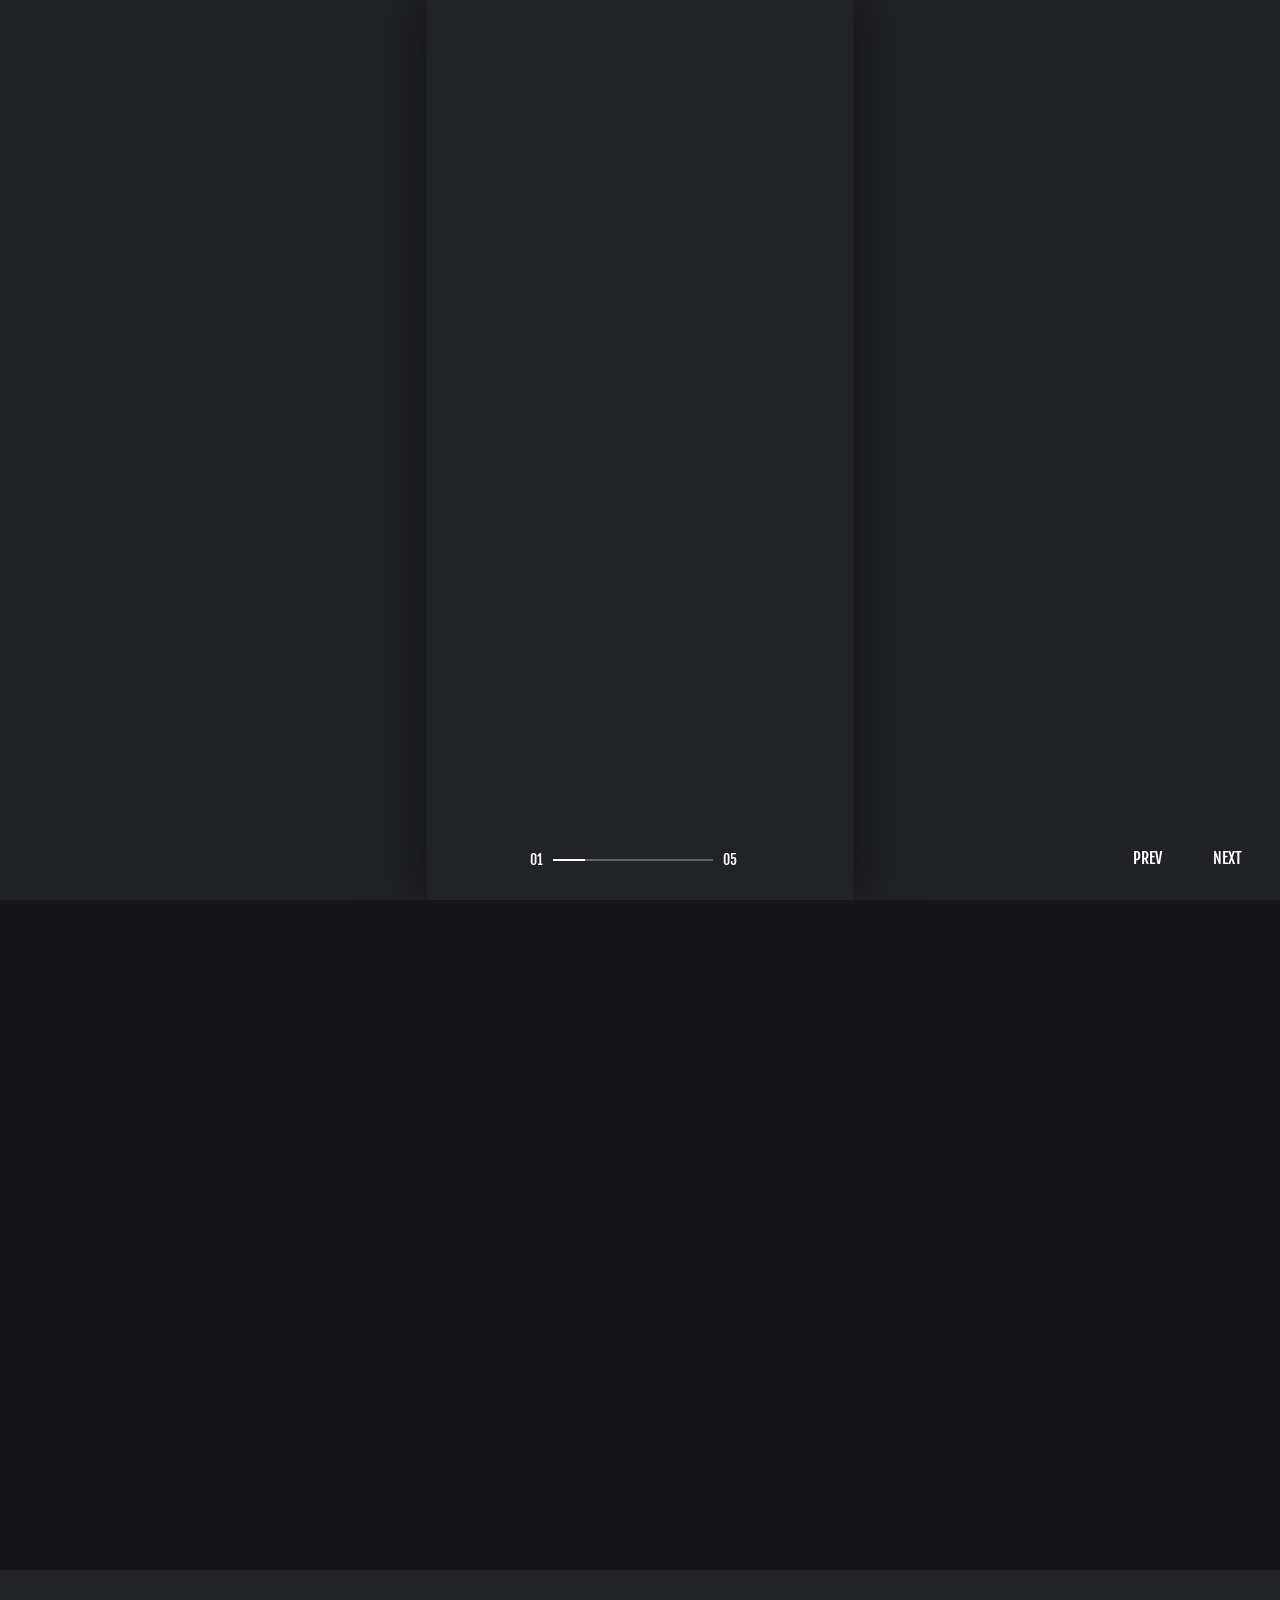
<file: request-services.html>
<!doctype html>
<html lang="en">
<head>
<meta charset="utf-8">
<meta name="viewport" content="width=device-width, initial-scale=1">
<meta http-equiv="refresh" content="0; url=./pricing.html">
<meta name="robots" content="noindex">
<link rel="canonical" href="https://idahomakeupacademy.com/pricing.html">
<title>Academy Pricing | Idaho Makeup Academy</title>
</head>
<body>
<p>Continue to <a href="./pricing.html">Idaho Makeup Academy pricing</a>.</p>
</body>
</html>
</file>
<file: css/style.css>
/*

@Author: Themezinho
@URL: http://www.themezinho.net

This file contains the styling for the actual theme, this
is the file you need to edit to change the look of the
theme.


	// Table of contents //

		01. GOOGLE FONTS
		02. BODY
		03. HTML TAGS
		04. CUSTOM TAGS
		05. SECTIONS
		06. CONTENT
		07. ODOMETER
		08. EQUALIZER
		09. REVEAL EFFECT
		10. PAGE TRANSITION
		11. PRELOADER
		12. PAGE LOADED
		13. TEXT ROTATER
		14. PERSPECTIVE
		15. SOCIAL BAR
		16. HEADER
		17. DROPDOWN
		18. SLIDER
		19. SLIDER FRACTION
		20. SLIDER BUTTONS
		21. SLIDER CONTENT
		22. SLIDER LINKS
		23. INT HERO
		24. ABOUT STUDIO
		25. WORKS
		26. WORKS FILTER
		27. WORKS FIGURE
		28. ICON FEATURES
		29. TEAM MEMBERS
		30. CLIENTS
		31. SIDE IMAGE CONTENT
		32. AWARDS
		33. JOURNAL
		34. CONTACT
		35. FOOTER
		36. SCROLL DOWN
		37. RESPONSIVE MEDIUM FIXES
		38. RESPONSIVE TABLET FIXES
		39. RESPONSIVE MOBILE FIXES



*/
/* GOOGLE FONTS */
@import url("https://fonts.googleapis.com/css?family=Fjalla+One|Poppins:300,400,600,800&display=swap");
/* BODY */
* {
  outline: none !important;
}

body {
  margin: 0;
  padding: 0;
  font-family: "Poppins", sans-serif;
  -webkit-font-smoothing: antialiased;
  text-rendering: optimizeLegibility;
  -moz-osx-font-smoothing: grayscale;
  background: #222327;
}

/* HTML ELEMENTS */
img {
  max-width: 100%;
}

/* LINKS */
a {
  color: #222327;
  -webkit-transition: 0.25s ease-in-out;
  -moz-transition: 0.25s ease-in-out;
  -ms-transition: 0.25s ease-in-out;
  -o-transition: 0.25s ease-in-out;
  transition: 0.25s ease-in-out;
}
a:hover {
  text-decoration: underline;
  color: #222327;
}

/* CUSTOM CLASSES */
.overflow {
  overflow: hidden;
}

/* CUSTOM CONTAINER */
@media (min-width: 1300px) {
  .container {
    max-width: 1340px;
  }
}
/* SECTIONS */
main {
  width: 100%;
  display: flex;
  flex-wrap: wrap;
  position: relative;
  overflow: hidden;
  background: #222327;
}

section {
  position: relative;
}

aside {
  position: relative;
}

/* FORM ELEMENTS */
input[type=text] {
  max-width: 100%;
  height: 58px;
  border: 1px solid #eee;
  padding: 0 20px;
}

input[type=email] {
  max-width: 100%;
  height: 58px;
  border: 1px solid #eee;
  padding: 0 20px;
}

input[type=search] {
  max-width: 100%;
  height: 58px;
  border: 1px solid #eee;
  padding: 0 20px;
}

input[type=password] {
  max-width: 100%;
  height: 58px;
  border: 1px solid #eee;
  padding: 0 20px;
}

input[type=submit] {
  height: 58px;
  border: none;
  background: #222327;
  color: #fff;
  padding: 0 30px;
  font-weight: 600;
  font-size: 14px;
}

button[type=submit] {
  height: 58px;
  border: none;
  background: #222327;
  color: #fff;
  padding: 0 30px;
  font-weight: 600;
  font-size: 14px;
}

textarea {
  max-width: 100%;
  height: 140px;
  border: 1px solid #eee;
  padding: 20px;
}

/* EQUALIZER */
.equalizer {
  width: 26px;
  height: 30px;
  cursor: pointer;
  position: relative;
}

.equalizer span {
  background: #fff;
  width: 2px;
  height: 0px;
  bottom: 0;
  left: 0%;
  display: block;
  position: absolute;
  transition: height 0.2s linear;
}

.equalizer span:nth-child(1) {
  margin-left: 8px;
}

.equalizer span:nth-child(2) {
  margin-left: 16px;
}

.equalizer span:nth-child(4) {
  margin-left: 24px;
}

.equalizer.paused span {
  height: 3px !important;
}

/* SPLITTING */
.splitting .word, .splitting .char {
  display: inline-block;
}

.splitting .char {
  position: relative;
}

.animated .char {
  display: inline-block;
  animation: texteffect 0.6s cubic-bezier(0.5, 0, 0.5, 1) both;
  animation-delay: calc(10ms * var(--char-index));
}

/* ODOMETER */
.odometer.odometer-auto-theme, .odometer.odometer-theme-car {
  padding: 0;
}

.odometer.odometer-auto-theme .odometer-digit, .odometer.odometer-theme-car .odometer-digit {
  padding: 0;
}

.odometer.odometer-auto-theme .odometer-digit .odometer-value, .odometer.odometer-theme-car .odometer-digit .odometer-value {
  text-indent: -5px;
}

.odometer.odometer-auto-theme .odometer-digit .odometer-digit-inner, .odometer.odometer-theme-car .odometer-digit .odometer-digit-inner {
  left: 0;
}

.odometer.odometer-auto-theme .odometer-digit .odometer-value, .odometer.odometer-theme-car .odometer-digit .odometer-value {
  text-indent: 0;
}

/* PAGINATION */
.pagination {
  width: 100%;
  float: left;
  margin: 50px 0;
}
.pagination .page-item {
  display: inline-block;
  margin-right: 10px;
}
.pagination .page-item .page-link {
  font-weight: 600;
  border-radius: 0 !important;
  font-size: 13px;
  color: #222327;
  line-height: 1;
  padding: 15px 30px;
}

/* REVEAL EFFECT */
.reveal-effect {
  float: left;
  position: relative;
}

.reveal-effect > * {
  -webkit-animation-duration: 1s;
  animation-duration: 1s;
  -webkit-animation-fill-mode: forwards;
  animation-fill-mode: forwards;
  -webkit-animation-timing-function: cubic-bezier(0.785, 0.135, 0.15, 0.86);
  animation-timing-function: cubic-bezier(0.785, 0.135, 0.15, 0.86);
  position: relative;
}

.reveal-effect > * {
  -webkit-animation-fill-mode: forwards;
  animation-fill-mode: forwards;
}

.reveal-effect {
  -webkit-transition-property: -webkit-transform;
  transition-property: -webkit-transform;
  transition-property: transform;
  transition-property: transform, -webkit-transform;
}

.reveal-effect {
  -webkit-transition-duration: 1.2s;
  transition-duration: 1.2s;
  -webkit-transition-timing-function: cubic-bezier(0.25, 0.1, 0.25, 1);
  transition-timing-function: cubic-bezier(0.25, 0.1, 0.25, 1);
}

.reveal-effect.animated {
  -webkit-transform: translate(0, 0);
  transform: translate(0, 0);
}

.reveal-effect.animated * {
  -webkit-animation-name: show-img-1;
  animation-name: show-img-1;
}

.reveal-effect:after {
  -webkit-animation-fill-mode: forwards;
  animation-fill-mode: forwards;
  -webkit-animation-timing-function: cubic-bezier(0.785, 0.135, 0.15, 0.86);
  animation-timing-function: cubic-bezier(0.785, 0.135, 0.15, 0.86);
}

.reveal-effect:after {
  content: "";
  width: 100%;
  height: 100%;
  display: block;
  position: absolute;
  top: 0;
  left: 0;
}

.reveal-effect:after {
  -webkit-transform-origin: left top;
  transform-origin: left top;
  -webkit-transform: scale(0.05, 0);
  transform: scale(0.05, 0);
  -webkit-animation-duration: 1s;
  animation-duration: 1s;
  -webkit-animation-fill-mode: forwards;
  animation-fill-mode: forwards;
  -webkit-animation-timing-function: cubic-bezier(0.785, 0.135, 0.15, 0.86);
  animation-timing-function: cubic-bezier(0.785, 0.135, 0.15, 0.86);
}

.reveal-effect.masker:after {
  background-color: #161619;
}

.reveal-effect.animated:after {
  -webkit-animation-name: slide-bg-2;
  animation-name: slide-bg-2;
}

/* SWIPER PAGINATION */
.swiper-pagination .swiper-pagination-bullet {
  width: 12px;
  height: 12px;
  transform: scale(0.4);
  background: #fff;
  opacity: 1;
  border-radius: 50%;
}

.swiper-pagination .swiper-pagination-bullet:hover {
  -webkit-transition: box-shadow 0.3s ease;
  transition: box-shadow 0.3s ease;
  -webkit-transition: background-color 0.3s ease, -webkit-transform 0.3s ease;
  transition: background-color 0.3s ease, transform 0.3s ease;
  -webkit-transform: scale(1);
  box-shadow: 0 0 0 2px rgba(255, 255, 255, 0);
  border: 2px solid #fff;
  background: none;
}

.swiper-pagination .swiper-pagination-bullet-active {
  -webkit-transition: box-shadow 0.3s ease;
  transition: box-shadow 0.3s ease;
  -webkit-transition: background-color 0.3s ease, -webkit-transform 0.3s ease;
  transition: background-color 0.3s ease, transform 0.3s ease;
  -webkit-transform: scale(1);
  box-shadow: 0 0 0 2px rgba(255, 255, 255, 0);
  border: 2px solid #fff;
  background: none;
}

/* PRELOADER */
.preloader {
  width: 100%;
  height: 100%;
  display: flex;
  flex-wrap: wrap;
  flex-direction: column;
  justify-content: center;
  position: fixed;
  left: 0;
  top: 0;
  z-index: 11;
  background: #75dab4;
  text-align: center;
  -webkit-transition: all 0.3s ease;
  -moz-transition: all 0.3s ease;
  transition: all 0.3s ease;
  transition-duration: 500ms;
  -webkit-transition-duration: 500ms;
  transition-timing-function: cubic-bezier(0.86, 0, 0.07, 1);
  -webkit-transition-timing-function: cubic-bezier(0.86, 0, 0.07, 1);
  overflow: hidden;
  transition-delay: 0.6s;
}
.preloader * {
  -webkit-transition: all 0.3s ease;
  -moz-transition: all 0.3s ease;
  transition: all 0.3s ease;
  transition-duration: 500ms;
  -webkit-transition-duration: 500ms;
  transition-timing-function: cubic-bezier(0.86, 0, 0.07, 1);
  -webkit-transition-timing-function: cubic-bezier(0.86, 0, 0.07, 1);
}
.preloader .layer {
  width: 100%;
  height: 100%;
  position: absolute;
  left: 0;
  top: 0;
  background: #1c1c1c;
  transition-delay: 0.3s;
}
.preloader .inner {
  display: inline-block;
  text-align: center;
  position: relative;
  z-index: 2;
  margin: 0 auto;
}
.preloader .inner span {
  color: #fff;
  text-transform: uppercase;
  font-weight: 600;
  font-size: 13px;
}
.preloader .inner figure {
  display: block;
  margin-bottom: 20px;
  transition-delay: 0.1s;
}
.preloader .inner figure img {
  height: 40px;
  transform: translateX(-7px);
}

/* PAGE LOADED */
.page-loaded .preloader {
  left: -100%;
}

.page-loaded .preloader .inner figure {
  opacity: 0;
  transform: scale(1.5);
}

.page-loaded .preloader .inner span {
  transform: translateY(20px);
  opacity: 0;
}

.page-loaded .preloader .layer {
  left: -100%;
}

.page-loaded .left-side {
  left: 0;
  opacity: 1;
}

.page-loaded .slider {
  filter: blur(0);
  transform: scale(1);
}

.page-loaded .page-header {
  filter: blur(0);
  transform: scale(1);
}

.page-loaded .all-cases-link {
  right: 30px;
}

/* PAGE TRANSTION */
.page-transition {
  width: 100%;
  height: 100%;
  position: fixed;
  right: -100%;
  top: 0;
  z-index: 13;
  opacity: 0;
  visibility: hidden;
  opacity: 0;
  visibility: hidden;
  -webkit-transition: all 0.3s ease;
  -moz-transition: all 0.3s ease;
  transition: all 0.3s ease;
  transition-duration: 500ms;
  -webkit-transition-duration: 500ms;
  transition-timing-function: cubic-bezier(0.86, 0, 0.07, 1);
  -webkit-transition-timing-function: cubic-bezier(0.86, 0, 0.07, 1);
  background: #75dab4;
}
.page-transition .layer {
  width: 0;
  height: 100%;
  position: absolute;
  right: 0;
  top: 0;
  background: #1c1c1c;
  -webkit-transition: all 0.3s ease;
  -moz-transition: all 0.3s ease;
  transition: all 0.3s ease;
  transition-duration: 500ms;
  -webkit-transition-duration: 500ms;
  transition-timing-function: cubic-bezier(0.86, 0, 0.07, 1);
  -webkit-transition-timing-function: cubic-bezier(0.86, 0, 0.07, 1);
  transition-delay: 0.3s;
}
.page-transition.active {
  opacity: 1;
  visibility: visible;
  right: 0;
}
.page-transition.active .layer {
  width: 100%;
}

/* SITE NAVIGATION */
.site-navigation {
  width: 100%;
  height: 100vh;
  display: flex;
  flex-wrap: wrap;
  flex-direction: column;
  justify-content: center;
  position: fixed;
  right: -100%;
  top: 0;
  z-index: 9;
  opacity: 0;
  visibility: hidden;
  -webkit-transition: all 0.3s ease;
  -moz-transition: all 0.3s ease;
  transition: all 0.3s ease;
  transition-duration: 500ms;
  -webkit-transition-duration: 500ms;
  transition-timing-function: cubic-bezier(0.86, 0, 0.07, 1);
  -webkit-transition-timing-function: cubic-bezier(0.86, 0, 0.07, 1);
  background: #75dab4;
  padding-left: 120px;
}
.site-navigation .layer {
  width: 0;
  height: 100%;
  position: absolute;
  right: 0;
  top: 0;
  background: #161619;
  -webkit-transition: all 0.3s ease;
  -moz-transition: all 0.3s ease;
  transition: all 0.3s ease;
  transition-duration: 500ms;
  -webkit-transition-duration: 500ms;
  transition-timing-function: cubic-bezier(0.86, 0, 0.07, 1);
  -webkit-transition-timing-function: cubic-bezier(0.86, 0, 0.07, 1);
  transition-delay: 0.3s;
}
.site-navigation .inner {
  position: relative;
  z-index: 2;
  padding-left: 100px;
  -webkit-transition: 0.25s ease-in-out;
  -moz-transition: 0.25s ease-in-out;
  -ms-transition: 0.25s ease-in-out;
  -o-transition: 0.25s ease-in-out;
  transition: 0.25s ease-in-out;
  transition-delay: 0.7s;
  opacity: 0;
}
.site-navigation .inner ul {
  margin: 0;
  padding: 0;
  animation-duration: 1s;
}
.site-navigation .inner ul li {
  display: block;
  margin: 5px 0;
  padding: 5px 0;
}
.site-navigation .inner ul li ul {
  margin-top: 0;
  margin-bottom: 10px;
  display: none;
}
.site-navigation .inner ul li ul li {
  display: block;
  margin: 0;
}
.site-navigation .inner ul li ul li a {
  font-size: 26px;
}
.site-navigation .inner ul li i {
  margin-left: 20px;
  font-size: 30px;
  color: #fff;
  display: inline-block;
  line-height: 1;
  transform: translateY(-5px);
  cursor: pointer;
}
.site-navigation .inner ul li small {
  width: 100%;
  display: block;
  color: #fff;
  opacity: 0.7;
  letter-spacing: 0.5px;
  font-size: 11px;
  text-transform: uppercase;
  font-weight: 600;
  transform: translateY(-15px);
}
.site-navigation .inner ul li a {
  font-size: 50px;
  display: inline-block;
  font-weight: 800;
  color: #fff;
  -webkit-transition: 0.25s ease-in-out;
  -moz-transition: 0.25s ease-in-out;
  -ms-transition: 0.25s ease-in-out;
  -o-transition: 0.25s ease-in-out;
  transition: 0.25s ease-in-out;
}
.site-navigation .inner ul li a:hover {
  color: #75dab4;
  text-decoration: none;
}
.site-navigation.active {
  opacity: 1;
  visibility: visible;
  right: 0;
}
.site-navigation.active .layer {
  width: 100%;
}
.site-navigation.active .inner {
  opacity: 1;
}

/* SECTION TITLES */
.section-title {
  font-family: "Fjalla One", sans-serif;
  margin-bottom: 80px;
  line-height: 1.4;
  font-size: 4vw;
  letter-spacing: 2px;
}

/* SOCIAL MEDIA */
.social-media {
  width: 100%;
  height: 100%;
  display: flex;
  flex-wrap: wrap;
  flex-direction: column;
  justify-content: center;
  align-items: center;
  position: fixed;
  right: -100%;
  top: 0;
  z-index: 3;
  background: #75dab4;
  opacity: 0;
  visibility: hidden;
  -webkit-transition: all 0.3s ease;
  -moz-transition: all 0.3s ease;
  transition: all 0.3s ease;
  transition-duration: 500ms;
  -webkit-transition-duration: 500ms;
  transition-timing-function: cubic-bezier(0.86, 0, 0.07, 1);
  -webkit-transition-timing-function: cubic-bezier(0.86, 0, 0.07, 1);
}
.social-media .layer {
  width: 0;
  height: 100%;
  position: absolute;
  right: 0;
  top: 0;
  background: #161619;
  -webkit-transition: all 0.3s ease;
  -moz-transition: all 0.3s ease;
  transition: all 0.3s ease;
  transition-duration: 500ms;
  -webkit-transition-duration: 500ms;
  transition-timing-function: cubic-bezier(0.86, 0, 0.07, 1);
  -webkit-transition-timing-function: cubic-bezier(0.86, 0, 0.07, 1);
  transition-delay: 0.3s;
}
.social-media .inner {
  position: relative;
  z-index: 2;
  padding-left: 100px;
  -webkit-transition: 0.25s ease-in-out;
  -moz-transition: 0.25s ease-in-out;
  -ms-transition: 0.25s ease-in-out;
  -o-transition: 0.25s ease-in-out;
  transition: 0.25s ease-in-out;
  transition-delay: 0.7s;
  opacity: 0;
  text-align: center;
  width: 100%;
}
.social-media .inner h5 {
  font-size: 3vw;
  font-weight: 600;
  color: #fff;
  margin-bottom: 50px;
}
.social-media .inner ul {
  display: block;
  margin: 0;
  padding: 0;
}
.social-media .inner ul li {
  font-size: 2vw;
  display: inline-block;
  margin: 0 40px;
  padding: 0;
  list-style: none;
}
.social-media .inner ul li a {
  color: #fff;
}
.social-media .inner ul li a:hover {
  color: #75dab4;
  text-decoration: none;
}
.social-media.active {
  opacity: 1;
  visibility: visible;
  right: 0;
}
.social-media.active .layer {
  width: 100%;
}
.social-media.active .inner {
  opacity: 1;
}

/* ALL CASES */
.all-cases {
  width: 100%;
  height: 100%;
  display: flex;
  flex-wrap: wrap;
  flex-direction: column;
  justify-content: center;
  align-items: center;
  position: fixed;
  right: -100%;
  top: 0;
  z-index: 3;
  background: #75dab4;
  opacity: 0;
  visibility: hidden;
  -webkit-transition: all 0.3s ease;
  -moz-transition: all 0.3s ease;
  transition: all 0.3s ease;
  transition-duration: 500ms;
  -webkit-transition-duration: 500ms;
  transition-timing-function: cubic-bezier(0.86, 0, 0.07, 1);
  -webkit-transition-timing-function: cubic-bezier(0.86, 0, 0.07, 1);
}
.all-cases .layer {
  width: 0;
  height: 100%;
  position: absolute;
  right: 0;
  top: 0;
  background: #161619;
  -webkit-transition: all 0.3s ease;
  -moz-transition: all 0.3s ease;
  transition: all 0.3s ease;
  transition-duration: 500ms;
  -webkit-transition-duration: 500ms;
  transition-timing-function: cubic-bezier(0.86, 0, 0.07, 1);
  -webkit-transition-timing-function: cubic-bezier(0.86, 0, 0.07, 1);
  transition-delay: 0.3s;
}
.all-cases .inner {
  position: relative;
  z-index: 2;
  padding-left: 220px;
  -webkit-transition: 0.25s ease-in-out;
  -moz-transition: 0.25s ease-in-out;
  -ms-transition: 0.25s ease-in-out;
  -o-transition: 0.25s ease-in-out;
  transition: 0.25s ease-in-out;
  transition-delay: 0.7s;
  opacity: 0;
  width: 100%;
}
.all-cases .inner ul {
  display: block;
  max-height: 500px;
  overflow-y: scroll;
  margin: 0;
  padding: 0;
}
.all-cases .inner ul li {
  font-size: 8vw;
  font-weight: 800;
  margin: 0;
  padding: 0;
  list-style: none;
}
.all-cases .inner ul li a {
  -webkit-text-stroke-width: 1px;
  -webkit-text-stroke-color: #fff;
  color: transparent;
}
.all-cases .inner ul li a:hover {
  color: #fff;
  text-decoration: none;
}
.all-cases.active {
  opacity: 1;
  visibility: visible;
  right: 0;
}
.all-cases.active .layer {
  width: 100%;
}
.all-cases.active .inner {
  opacity: 1;
}

/* ALL CASES LINK */
.all-cases-link {
  position: absolute;
  right: -100%;
  top: 30px;
  z-index: 5;
  -webkit-transition: all 0.3s ease;
  -moz-transition: all 0.3s ease;
  transition: all 0.3s ease;
  transition-duration: 500ms;
  -webkit-transition-duration: 500ms;
  transition-timing-function: cubic-bezier(0.86, 0, 0.07, 1);
  -webkit-transition-timing-function: cubic-bezier(0.86, 0, 0.07, 1);
  transition-delay: 1s;
}
.all-cases-link span {
  color: #fff;
  font-family: "Fjalla One", sans-serif;
  margin-right: 10px;
}
.all-cases-link b {
  width: 40px;
  height: 40px;
  line-height: 44px;
  font-size: 25px;
  font-weight: 300;
  display: inline-block;
  background: #fff;
  color: #222327;
  text-align: center;
  border-radius: 50%;
  cursor: pointer;
}
.all-cases-link b:hover {
  background: #75dab4;
  text-decoration: none;
  color: #fff;
}

/* LEFT SIDE */
.left-side {
  width: 120px;
  height: 100vh;
  display: flex;
  flex-direction: column;
  position: absolute;
  left: -100%;
  top: 0;
  z-index: 10;
  text-align: center;
  border-right: 1px solid rgba(255, 255, 255, 0.1);
  padding: 30px 0;
  -webkit-transition: all 0.3s ease;
  -moz-transition: all 0.3s ease;
  transition: all 0.3s ease;
  transition-duration: 500ms;
  -webkit-transition-duration: 500ms;
  transition-timing-function: cubic-bezier(0.86, 0, 0.07, 1);
  -webkit-transition-timing-function: cubic-bezier(0.86, 0, 0.07, 1);
  transition-delay: 1s;
  opacity: 0;
}
.left-side .logo {
  display: inline-block;
  margin-bottom: auto;
}
.left-side .logo img {
  width: 50px;
}
.left-side .hamburger {
  margin: auto;
}
.left-side .follow-us {
  width: 100px;
  font-family: "Fjalla One", sans-serif;
  color: #fff;
  text-align: center;
  transform: rotate(-90deg);
  margin: auto;
  cursor: pointer;
}
.left-side .equalizer {
  margin: auto;
  margin-bottom: 0;
}

/* SLIDER */
.slider {
  width: 100%;
  height: 100vh;
  display: flex;
  flex-wrap: wrap;
  position: relative;
  z-index: 2;
  -webkit-transition: all 0.3s ease;
  -moz-transition: all 0.3s ease;
  transition: all 0.3s ease;
  transition-duration: 500ms;
  -webkit-transition-duration: 500ms;
  transition-timing-function: cubic-bezier(0.86, 0, 0.07, 1);
  -webkit-transition-timing-function: cubic-bezier(0.86, 0, 0.07, 1);
  transform: scale(1.2);
  filter: blur(20px);
  transition-delay: 0.8s;
}
.slider .swiper-container {
  width: 100%;
  height: 100vh;
  display: flex;
  flex-wrap: wrap;
}
.slider .swiper-container .swiper-slide {
  background-size: cover;
  background-position: center;
  overflow: hidden;
}
.slider .swiper-container .swiper-slide video {
  min-width: 100%;
  min-height: 100%;
  position: absolute;
  left: 50%;
  top: 50%;
  transform: translate(-50%, -50%);
  opacity: 0.6;
}
.slider .gallery-top {
  height: 100%;
  width: 100%;
  background: #222327;
}
.slider .gallery-thumbs {
  width: calc(100% - 240px);
  display: flex;
  flex-wrap: wrap;
  margin: 0 120px;
  padding-bottom: 30px;
  z-index: 9;
  position: absolute;
  bottom: 30%;
  right: 0;
  height: auto;
  color: #fff;
}
.slider .gallery-thumbs .swiper-slide {
  width: 90%;
  height: 100%;
  opacity: 0.4;
  text-align: center;
  filter: blur(3px);
}
.slider .gallery-thumbs .swiper-slide span {
  margin-left: 50%;
  transform: translateX(-50%);
  float: left;
  font-size: 3vw;
  line-height: 5vw;
  font-weight: 800;
}
.slider .gallery-thumbs .swiper-slide a {
  display: none;
  font-size: 13px;
  color: #fff;
  font-family: "Fjalla One", sans-serif;
  padding-bottom: 5px;
  position: relative;
}
.slider .gallery-thumbs .swiper-slide a:before {
  content: "";
  width: 20px;
  height: 2px;
  background: #fff;
  position: absolute;
  left: 0;
  bottom: 0;
  -webkit-transition: 0.25s ease-in-out;
  -moz-transition: 0.25s ease-in-out;
  -ms-transition: 0.25s ease-in-out;
  -o-transition: 0.25s ease-in-out;
  transition: 0.25s ease-in-out;
}
.slider .gallery-thumbs .swiper-slide a:hover {
  text-decoration: none;
}
.slider .gallery-thumbs .swiper-slide a:hover:before {
  width: 100%;
}
.slider .gallery-thumbs .swiper-slide-active {
  width: 100%;
  opacity: 1;
  transform: scale(1.4);
  filter: blur(0px);
}
.slider .gallery-thumbs .swiper-slide-active span {
  font-size: 4vw;
}
.slider .gallery-thumbs .swiper-slide-active a {
  display: inline-block;
}
.slider .swiper-button-prev {
  height: auto;
  position: absolute;
  left: auto;
  top: auto;
  right: 120px;
  bottom: 30px;
  font-family: "Fjalla One", sans-serif;
  color: #fff;
  background: none;
}
.slider .swiper-button-next {
  height: auto;
  position: absolute;
  left: auto;
  top: auto;
  right: 40px;
  bottom: 30px;
  font-family: "Fjalla One", sans-serif;
  color: #fff;
  background: none;
}
.slider .slide-progress {
  width: 220px;
  display: flex;
  flex-wrap: wrap;
  position: absolute;
  left: 50%;
  bottom: 30px;
  margin-left: -110px;
  z-index: 3;
  text-align: center;
}
.slider .slide-progress span {
  display: inline-block;
  color: #fff;
  font-family: "Fjalla One", sans-serif;
  font-size: 14px;
}
.slider .slide-progress .swiper-pagination {
  width: 160px;
  height: 2px;
  margin: auto 10px;
  display: inline-block;
  position: static;
  background: rgba(255, 255, 255, 0.3);
}
.slider .slide-progress .swiper-pagination .swiper-pagination-progressbar-fill {
  background: #fff;
}

/* VIDEO HERO */
.video-hero {
  width: 100%;
  height: 100vh;
  display: flex;
  flex-wrap: wrap;
  align-items: center;
  position: relative;
}
.video-hero .video-bg {
  width: 100%;
  height: 100%;
  position: absolute;
  left: 0;
  top: 0;
  overflow: hidden;
  background: #222327;
}
.video-hero .video-bg video {
  min-width: 100%;
  min-height: 100%;
  position: absolute;
  left: 50%;
  top: 50%;
  transform: translate(-50%, -50%);
  opacity: 0.6;
}
.video-hero .inner {
  width: 100%;
  display: block;
  text-align: center;
  position: relative;
  z-index: 2;
}
.video-hero .inner span {
  width: 100%;
  float: left;
  font-size: 8vw;
  line-height: 5vw;
  font-weight: 800;
  color: #fff;
  margin-bottom: 30px;
}
.video-hero .inner a {
  font-size: 19px;
  color: #fff;
  font-family: "Fjalla One", sans-serif;
  padding-bottom: 5px;
  position: relative;
  border-bottom: 2px solid #fff;
  padding-bottom: 4px;
}
.video-hero .inner a:hover {
  text-decoration: none;
  color: #75dab4;
}

/* CAROUSEL HERO */
.carousel-hero {
  width: 100%;
  height: 100vh;
  display: flex;
  flex-wrap: wrap;
  position: relative;
}
.carousel-hero .carousel-slider {
  width: 100%;
  display: flex;
  flex-wrap: wrap;
  overflow: hidden;
}
.carousel-hero .carousel-slider .swiper-slide {
  display: flex;
  flex-wrap: wrap;
  align-items: center;
  margin: 0;
  background-size: cover;
  background-position: center;
}
.carousel-hero .carousel-slider .swiper-slide.swiper-slide-active {
  box-shadow: 0 0 50px rgba(0, 0, 0, 0.5);
  z-index: 3;
}
.carousel-hero .carousel-slider .swiper-slide.swiper-slide-active .inner {
  opacity: 1;
}
.carousel-hero .carousel-slider .swiper-slide.swiper-slide-active:after {
  opacity: 0.4;
}
.carousel-hero .carousel-slider .swiper-slide:after {
  content: "";
  width: 100%;
  height: 100%;
  position: absolute;
  left: 0;
  top: 0;
  background: #222327;
  opacity: 0.7;
}
.carousel-hero .carousel-slider .swiper-slide .inner {
  width: 100%;
  display: block;
  text-align: center;
  color: #fff;
  position: relative;
  z-index: 2;
  opacity: 0;
  -webkit-transition: 0.25s ease-in-out;
  -moz-transition: 0.25s ease-in-out;
  -ms-transition: 0.25s ease-in-out;
  -o-transition: 0.25s ease-in-out;
  transition: 0.25s ease-in-out;
}
.carousel-hero .carousel-slider .swiper-slide .inner h2 {
  width: 100%;
  float: left;
  font-size: 4vw;
  line-height: 5vw;
  font-weight: 800;
  color: #fff;
  margin-bottom: 10px;
}
.carousel-hero .carousel-slider .swiper-slide .inner a {
  font-size: 19px;
  color: #fff;
  font-family: "Fjalla One", sans-serif;
  padding-bottom: 5px;
  position: relative;
  border-bottom: 2px solid #fff;
  padding-bottom: 4px;
}
.carousel-hero .carousel-slider .swiper-slide .inner a:hover {
  text-decoration: none;
  color: #75dab4;
}
.carousel-hero .swiper-button-prev {
  height: auto;
  position: absolute;
  left: auto;
  top: auto;
  right: 120px;
  bottom: 30px;
  font-family: "Fjalla One", sans-serif;
  color: #fff;
  background: none;
}
.carousel-hero .swiper-button-next {
  height: auto;
  position: absolute;
  left: auto;
  top: auto;
  right: 40px;
  bottom: 30px;
  font-family: "Fjalla One", sans-serif;
  color: #fff;
  background: none;
}
.carousel-hero .slide-progress {
  width: 220px;
  display: flex;
  flex-wrap: wrap;
  position: absolute;
  left: 50%;
  bottom: 30px;
  margin-left: -110px;
  z-index: 3;
  text-align: center;
}
.carousel-hero .slide-progress span {
  display: inline-block;
  color: #fff;
  font-family: "Fjalla One", sans-serif;
  font-size: 14px;
}
.carousel-hero .slide-progress .swiper-pagination {
  width: 160px;
  height: 2px;
  margin: auto 10px;
  display: inline-block;
  position: static;
  background: rgba(255, 255, 255, 0.3);
}
.carousel-hero .slide-progress .swiper-pagination .swiper-pagination-progressbar-fill {
  background: #fff;
}

/* PAGE HEADER */
.page-header {
  width: 100%;
  height: 100vh;
  display: flex;
  flex-wrap: wrap;
  flex-direction: column;
  justify-content: center;
  background: #161619;
  position: relative;
  -webkit-transition: all 0.3s ease;
  -moz-transition: all 0.3s ease;
  transition: all 0.3s ease;
  transition-duration: 500ms;
  -webkit-transition-duration: 500ms;
  transition-timing-function: cubic-bezier(0.86, 0, 0.07, 1);
  -webkit-transition-timing-function: cubic-bezier(0.86, 0, 0.07, 1);
  transform: scale(1.2);
  filter: blur(20px);
  transition-delay: 0.8s;
}
.page-header .video-bg {
  width: 100%;
  height: 100%;
  position: absolute;
  left: 0;
  top: 0;
  overflow: hidden;
}
.page-header .video-bg video {
  min-width: 100%;
  min-height: 100%;
  position: absolute;
  left: 50%;
  top: 50%;
  transform: translate(-50%, -50%);
  opacity: 0.2;
}
.page-header .inner {
  width: 100%;
  padding-left: 220px;
  position: relative;
  z-index: 2;
}
.page-header .inner h1 {
  color: #fff;
  font-weight: 800;
  font-size: 10vw;
  letter-spacing: -3px;
}
.page-header .inner p {
  margin: 0;
  color: #fff;
  font-size: 22px;
  font-weight: 300;
  letter-spacing: -0.5px;
}

/* INTRO */
.intro {
  width: 100%;
  display: flex;
  flex-wrap: wrap;
  padding: 150px 0;
  color: #fff;
  background: #161619;
}
.intro .col-lg-7 {
  padding-left: 10%;
}
.intro h6 {
  font-weight: 600;
  text-transform: uppercase;
  font-size: 19px;
}
.intro h6:after {
  content: "";
  width: 70px;
  height: 1px;
  background: #fff;
  display: inline-block;
  margin-left: 15px;
  margin-bottom: 7px;
}
.intro b {
  font-size: 120px;
  line-height: 1;
  font-family: "Fjalla One", sans-serif;
  float: left;
  font-weight: 400;
  margin-right: 20px;
}
.intro h4 {
  font-weight: 600;
}
.intro p {
  font-size: 20px;
  font-weight: 300;
  margin-bottom: 35px;
}
.intro small {
  display: block;
  opacity: 0.7;
  margin-bottom: 50px;
}
.intro a {
  color: #fff;
  font-size: 17px;
  border-bottom: 1px solid #75dab4;
  padding-bottom: 5px;
}
.intro a:hover {
  border-color: #fff;
}

/* ACADEMY PRICING */
.academy-pricing .tuition-options {
  margin: 30px 0 24px;
  border-bottom: 1px solid rgba(255, 255, 255, 0.2);
}
.academy-pricing .tuition-option {
  display: grid;
  grid-template-columns: minmax(0, 1fr) auto;
  align-items: center;
  gap: 24px;
  padding: 24px 0;
  border-top: 1px solid rgba(255, 255, 255, 0.2);
}
.academy-pricing .tuition-option dt {
  font-size: 20px;
  font-weight: 600;
  line-height: 1.4;
}
.academy-pricing .tuition-note {
  display: block;
  margin-top: 6px;
  font-size: 14px;
  font-weight: 300;
  opacity: 0.7;
}
.academy-pricing .tuition-price {
  margin: 0;
  font-family: "Fjalla One", sans-serif;
  font-size: clamp(40px, 4vw, 64px);
  font-weight: 400;
  line-height: 1.1;
  white-space: nowrap;
}
.academy-pricing .tuition-training {
  margin-bottom: 0;
  font-size: 16px;
  line-height: 1.6;
}
@media (max-width: 575px) {
  .academy-pricing .tuition-option {
    grid-template-columns: 1fr;
    gap: 12px;
  }
}

/* INTRO IMAGE */
.intro-image {
  width: 100%;
  display: flex;
  flex-wrap: wrap;
  padding-bottom: 150px;
  position: relative;
}
.intro-image:before {
  content: "";
  width: 100%;
  height: 100px;
  background: #161619;
  position: absolute;
  left: 0;
  top: 0;
}
.intro-image.light:before {
  background: #fff;
}
.intro-image .office-slider {
  width: 100%;
  display: flex;
  flex-wrap: wrap;
  background: #222327;
  position: relative;
  overflow: hidden;
}
.intro-image figure {
  width: 100%;
  display: block;
  margin: 0;
  position: relative;
}
.intro-image figure img {
  width: 100%;
  opacity: 0.7;
}
.intro-image figure figcaption {
  position: absolute;
  left: 0;
  bottom: 0;
  padding: 20px;
  line-height: 1;
}
.intro-image figure figcaption h6 {
  font-size: 13px;
  color: #fff;
  font-weight: 600;
}

/* PROCESS */
.process {
  width: 100%;
  display: flex;
  flex-wrap: wrap;
  margin-bottom: 150px;
  color: #fff;
  text-align: center;
}
.process .odometer {
  font-family: "Fjalla One", sans-serif;
  font-size: 5vw;
  line-height: 1;
}
.process .symbol {
  width: 100%;
  display: block;
  font-size: 12px;
}
.process small {
  width: 80%;
  display: block;
  border-top: 1px solid rgba(255, 255, 255, 0.1);
  padding-top: 30px;
  margin: 20px 10%;
  font-weight: 600;
}

/* ICON CONTENT BLOCK */
.icon-content-block {
  width: 100%;
  display: flex;
  flex-wrap: wrap;
  text-align: center;
  color: #fff;
  background: #222327;
}
.icon-content-block .container {
  position: relative;
  z-index: 2;
}
.icon-content-block .content-block {
  width: 100%;
  display: block;
  margin: 0;
  padding: 50px 30px;
  position: relative;
  -webkit-transition: 0.25s ease-in-out;
  -moz-transition: 0.25s ease-in-out;
  -ms-transition: 0.25s ease-in-out;
  -o-transition: 0.25s ease-in-out;
  transition: 0.25s ease-in-out;
}
.icon-content-block .content-block.selected {
  background: #161619;
  box-shadow: 15px 15px 30px rgba(0, 0, 0, 0.3);
}
.icon-content-block .content-block.selected:before {
  content: "";
  width: 50%;
  height: 50%;
  position: absolute;
  right: -25px;
  bottom: -30px;
  z-index: -1;
  background: url(../images/dot-pattern.png) right;
  background-size: 10px;
}
.icon-content-block .content-block figure {
  width: 100%;
  display: block;
  margin-bottom: 40px;
}
.icon-content-block .content-block figure img {
  height: 75px;
}
.icon-content-block .content-block h6 {
  display: block;
  font-weight: 600;
  letter-spacing: 0.5px;
  margin-bottom: 10px;
}
.icon-content-block .content-block ul {
  margin: 0;
  padding: 0;
}
.icon-content-block .content-block ul li {
  padding: 3px 0;
  opacity: 0.7;
  list-style: none;
  font-weight: 300;
}

/* TEXT CONTENT BLOCK */
.text-content-block {
  width: 100%;
  display: flex;
  flex-wrap: wrap;
  padding: 150px 0;
  background: #fff;
}
.text-content-block .col-md-4 {
  margin: 20px 0;
}
.text-content-block .section-title {
  margin-bottom: 30px;
}
.text-content-block h5 {
  font-size: 20px;
  font-weight: 300;
  line-height: 1.5;
  padding-right: 20%;
  margin-bottom: 70px;
}
.text-content-block small {
  font-size: 40px;
  font-weight: 800;
  margin-bottom: -20px;
  opacity: 0.1;
  display: block;
}
.text-content-block h6 {
  font-size: 20px;
  font-family: "Fjalla One", sans-serif;
}
.text-content-block p {
  padding-right: 20%;
  margin-bottom: 0;
  line-height: 1.5;
}

/* TESTIMONIALS */
.testimonials {
  width: 100%;
  display: flex;
  flex-wrap: wrap;
  margin-top: 150px;
  color: #fff;
  background: #161619;
  position: relative;
}
.testimonials:before {
  content: "";
  width: 100%;
  height: 50px;
  background: #222327;
  position: absolute;
  left: 0;
  top: 0;
}
.testimonials .section-title {
  margin-bottom: 0;
}
.testimonials .testimonials-slider {
  width: 80%;
  display: flex;
  flex-wrap: wrap;
  overflow: hidden;
  position: relative;
}
.testimonials .swiper-pagination {
  width: 100px;
  right: 80px;
  left: auto;
  bottom: 115px;
  text-align: right;
}
.testimonials .swiper-pagination-bullet {
  background: #222327;
}
.testimonials .swiper-pagination-bullet:hover {
  border-color: #222327;
}
.testimonials .swiper-pagination-bullet-active {
  border-color: #222327;
  background: none;
}
.testimonials .testimonial {
  width: 100%;
  display: flex;
  flex-wrap: wrap;
  padding: 100px 80px;
  background: #75dab4;
  color: #222327;
}
.testimonials .testimonial blockquote {
  font-size: 21px;
  line-height: 1.7;
  font-weight: 300;
  padding-bottom: 30px;
  margin-bottom: 30px;
  border-bottom: 1px solid rgba(0, 0, 0, 0.2);
}
.testimonials .testimonial .reviewer {
  width: 100%;
  display: flex;
  flex-wrap: wrap;
}
.testimonials .testimonial .reviewer img {
  width: 50px;
  height: 50px;
  border-radius: 50%;
  margin-right: 15px;
  float: left;
}
.testimonials .testimonial .reviewer .reviewer-infos {
  width: calc(100% - 65px);
  float: left;
}
.testimonials .testimonial .reviewer h6 {
  display: block;
  font-weight: 600;
}
.testimonials .testimonial .reviewer small {
  display: block;
}

/* TEAM */
.team {
  width: 100%;
  display: flex;
  flex-wrap: wrap;
  padding-top: 150px;
  padding-bottom: 100px;
  color: #fff;
  background: #161619;
  position: relative;
  z-index: 2;
}
.team:before {
  content: "";
  width: 100%;
  height: 100px;
  position: absolute;
  left: 0;
  bottom: 0;
  background: #fff;
}
.team .reveal-effect.masker:after {
  background: #222327;
}
.team h5 {
  font-size: 20px;
  font-weight: 300;
  line-height: 1.5;
}
.team figure {
  width: 100%;
  display: flex;
  flex-wrap: wrap;
  position: relative;
  margin-bottom: -100px;
}
.team figure:hover ul {
  opacity: 1;
  visibility: visible;
}
.team figure img {
  width: 100%;
}
.team figure figcaption {
  display: block;
  color: #222327;
  margin-top: 20px;
}
.team figure figcaption h6 {
  display: block;
  font-weight: 600;
}
.team figure figcaption small {
  display: block;
  opacity: 0.5;
}
.team figure ul {
  width: 80%;
  display: flex;
  margin: 10%;
  padding: 0;
  background: #fff;
  position: absolute;
  left: 0;
  bottom: 60px;
  -webkit-transition: 0.25s ease-in-out;
  -moz-transition: 0.25s ease-in-out;
  -ms-transition: 0.25s ease-in-out;
  -o-transition: 0.25s ease-in-out;
  transition: 0.25s ease-in-out;
  opacity: 0;
  visibility: hidden;
  box-shadow: 0 0 20px rgba(0, 0, 0, 0.1);
}
.team figure ul li {
  flex: 1;
  margin: 0;
  padding: 10px 0;
  list-style: none;
  text-align: center;
  border-right: 1px solid #eee;
}
.team figure ul li:last-child {
  border-right: 0;
}
.team figure ul li a {
  color: #222327;
  font-size: 13px;
  padding: 5px;
}
.team figure ul li a:hover {
  color: #75dab4;
}

/* WORKS */
.works {
  width: 100%;
  display: flex;
  flex-wrap: wrap;
  padding: 150px 0;
  background: #222327;
  color: #fff;
}
.works ul {
  width: 100%;
  display: flex;
  flex-wrap: wrap;
  margin: -60px 0;
  padding: 0;
  position: relative;
  z-index: 2;
}
.works ul li {
  width: 33.33333%;
  display: inline-block;
  margin: 0;
  padding: 0;
  list-style: none;
  padding: 60px;
}
.works ul li:nth-child(2n+2) {
  margin-top: 100px;
}
.works ul li:nth-child(3n+3) {
  margin-top: 40px;
}
.works ul li figure {
  width: 100%;
  display: block;
  margin-bottom: 30px;
  position: relative;
  z-index: 2;
  background: #222327;
  -webkit-transition: 0.25s ease-in-out;
  -moz-transition: 0.25s ease-in-out;
  -ms-transition: 0.25s ease-in-out;
  -o-transition: 0.25s ease-in-out;
  transition: 0.25s ease-in-out;
}
.works ul li figure:hover {
  box-shadow: 15px 15px 30px rgba(0, 0, 0, 0.3);
  transform: translateY(-10px);
}
.works ul li figure:hover:before {
  opacity: 1;
}
.works ul li figure:before {
  content: "";
  width: 90%;
  height: 30%;
  position: absolute;
  right: -25px;
  bottom: -30px;
  z-index: -1;
  background: url(../images/dot-pattern.png) right;
  background-size: 10px;
  opacity: 0;
  -webkit-transition: 0.25s ease-in-out;
  -moz-transition: 0.25s ease-in-out;
  -ms-transition: 0.25s ease-in-out;
  -o-transition: 0.25s ease-in-out;
  transition: 0.25s ease-in-out;
}
.works ul li figure a {
  width: 100%;
  background: #222327;
  display: block;
  position: relative;
  z-index: 2;
}
.works ul li figure a img {
  width: 100%;
}
.works ul li h3 {
  font-weight: 600;
  margin-bottom: 5px;
  font-size: 26px;
  letter-spacing: -1px;
}
.works ul li small {
  display: block;
  font-family: "Fjalla One", sans-serif;
  opacity: 0.7;
}

/* CASE STUDY */
.case-study {
  width: 100%;
  display: flex;
  flex-wrap: wrap;
  padding: 150px 0;
  background: #fff;
}
.case-study h6 {
  font-weight: 600;
  margin-top: 30px;
}
.case-study h5 {
  font-family: "Fjalla One", sans-serif;
  font-size: 5vw;
  text-align: center;
  margin-top: 50px;
  text-transform: uppercase;
}
.case-study p {
  margin-bottom: 20px;
  line-height: 1.5;
}
.case-study figure {
  width: 100%;
  display: block;
  margin-bottom: 30px;
}
.case-study figure img {
  width: 100%;
}
.case-study figure video {
  width: 100%;
}
.case-study .container-fluid {
  margin-top: 80px;
  padding-left: 30px;
  padding-right: 30px;
}

/* BLOG */
.blog {
  width: 100%;
  display: flex;
  flex-wrap: wrap;
  padding: 100px 0;
  background: #fff;
}
.blog .col-lg-9 {
  padding-right: 60px;
}
.blog .sidebar {
  width: 100%;
  float: left;
  display: flex;
  flex-wrap: wrap;
  padding: 50px 0;
}
.blog .sidebar .widget {
  width: 100%;
  display: block;
  border-left: 1px solid #eee;
  margin-bottom: 40px;
  padding-left: 30px;
  padding-bottom: 10px;
}
.blog .sidebar .widget .title {
  display: block;
  font-weight: 800;
  font-size: 19px;
  padding: 15px 0;
  position: relative;
}
.blog .sidebar .widget .title:before {
  content: "";
  width: 1px;
  height: 100%;
  background: #222327;
  position: absolute;
  left: -31px;
  top: 0;
}
.blog .sidebar .widget p {
  margin: 0;
}
.blog .sidebar .widget form {
  width: 100%;
}
.blog .sidebar .widget form input[type=text] {
  width: 100%;
  margin-bottom: 10px;
}
.blog .sidebar .widget .categories {
  width: 100%;
  margin: 0;
  padding: 0;
}
.blog .sidebar .widget .categories li {
  display: flex;
  flex-wrap: wrap;
  margin: 4px 0;
  padding: 0;
  list-style: none;
}
.blog .sidebar .widget .categories li span {
  width: 20px;
  height: 20px;
  line-height: 20px;
  background: #ccc;
  color: #fff;
  margin-right: 15px;
  margin-left: 0;
  text-align: center;
  font-size: 11px;
  font-weight: 600;
}
.blog .sidebar .widget .categories li a {
  color: #222327;
  margin-left: 0;
  font-weight: 600;
}
.blog .sidebar .widget .tags {
  width: 100%;
  display: block;
  margin-bottom: 0;
  padding: 0;
}
.blog .sidebar .widget .tags li {
  display: inline-block;
  list-style: none;
  margin-bottom: 5px;
}
.blog .sidebar .widget .tags li a {
  font-weight: 600;
  font-size: 11px;
  background: #222327;
  color: #fff;
  line-height: 1;
  padding: 3px 6px;
}
.blog .sidebar .widget .tags li a:hover {
  color: #75dab4;
  text-decoration: none;
}
.blog .sidebar .widget .mini-works {
  width: 100%;
  display: flex;
  flex-wrap: wrap;
  margin: 0;
  padding: 0;
}
.blog .sidebar .widget .mini-works li {
  width: 33.3333%;
  display: inline-block;
  margin: 0;
  padding: 4px;
  list-style: none;
}
.blog .post {
  width: 100%;
  float: left;
  display: flex;
  flex-wrap: wrap;
  align-items: center;
  margin: 50px 0;
}
.blog .post.single {
  position: relative;
}
.blog .post.single .post-image {
  width: 100%;
  margin-bottom: 50px;
}
.blog .post.single .post-content {
  width: 100%;
  padding: 0 60px;
}
.blog .post.single .post-content .post-title {
  font-size: 4vw;
  line-height: 1.4;
}
.blog .post:nth-child(even) {
  position: relative;
}
.blog .post:nth-child(even) .post-image {
  order: 2;
}
.blog .post:nth-child(even) .post-image:before {
  right: auto;
  left: -25px;
}
.blog .post:nth-child(even) .post-content {
  order: 1;
  padding-right: 60px;
  padding-left: 0;
  text-align: right;
}
.blog .post .post-image {
  width: 45%;
  margin: 0;
  position: relative;
  box-shadow: 15px 15px 30px rgba(0, 0, 0, 0.1);
}
.blog .post .post-image img {
  position: relative;
  width: 100%;
}
.blog .post .post-image:before {
  content: "";
  width: 90%;
  height: 60%;
  position: absolute;
  right: -25px;
  bottom: -30px;
  z-index: 0;
  background: url(../images/dot-pattern.png) right;
  background-size: 10px;
  -webkit-transition: 0.25s ease-in-out;
  -moz-transition: 0.25s ease-in-out;
  -ms-transition: 0.25s ease-in-out;
  -o-transition: 0.25s ease-in-out;
  transition: 0.25s ease-in-out;
  opacity: 0.2;
}
.blog .post .post-content {
  width: 55%;
  padding-left: 60px;
}
.blog .post .post-content h5 {
  font-weight: 600;
  margin-top: 30px;
}
.blog .post .post-content ul {
  margin-bottom: 30px;
  padding-left: 20px;
}
.blog .post .post-content ul li {
  margin: 0;
}
.blog .post .post-content .social-share {
  width: 100%;
  float: left;
  padding: 0;
  margin-bottom: 40px;
  text-align: center;
}
.blog .post .post-content .social-share li {
  float: left;
  margin-right: 5px;
  padding: 0;
  list-style: none;
}
.blog .post .post-content .social-share li.facebook a {
  background: #475993;
}
.blog .post .post-content .social-share li.twitter a {
  background: #76a9ea;
}
.blog .post .post-content .social-share li.google-plus a {
  background: #f34a38;
}
.blog .post .post-content .social-share li.linkedin a {
  background: #0077b7;
}
.blog .post .post-content .social-share li.youtube a {
  background: #f61c0d;
}
.blog .post .post-content .social-share li a {
  width: 44px;
  height: 44px;
  line-height: 44px;
  float: left;
  background: #222327;
  color: #fff;
  border: none;
  border-radius: 0;
}
.blog .post .post-content .image-left {
  width: 40%;
  float: left;
  margin-right: 30px;
  margin-bottom: 30px;
  margin-top: 20px;
}
.blog .post .post-content .image-full {
  width: 100%;
  display: block;
  margin: 30px 0;
}
.blog .post .post-content .post-date {
  width: 100%;
  display: block;
  margin-bottom: 10px;
  text-transform: uppercase;
  opacity: 0.5;
}
.blog .post .post-content .post-title {
  width: 100%;
  display: block;
  margin-bottom: 20px;
  font-size: 3vw;
  font-weight: 800;
}
.blog .post .post-content .post-title a {
  color: #161619;
}
.blog .post .post-content .post-title a:hover {
  color: #75dab4;
  text-decoration: none;
}
.blog .post .post-content .post-author {
  width: 100%;
  display: block;
  margin-bottom: 20px;
}
.blog .post .post-content .post-author img {
  width: 50px;
  height: 50px;
  display: inline-block;
  margin-right: 15px;
  border-radius: 50%;
}
.blog .post .post-content .post-author span {
  display: inline-block;
  color: #A7A7A7;
}
.blog .post .post-content .post-author span a {
  color: #222327;
  font-size: 15px;
}
.blog .post .post-content .post-author span a:hover {
  color: #222327;
}
.blog .post .post-content .post-categories {
  width: 100%;
  display: block;
  margin-bottom: 30px;
  padding: 0;
}
.blog .post .post-content .post-categories li {
  display: inline-block;
  list-style: none;
}
.blog .post .post-content .post-categories li a {
  font-weight: 600;
  font-size: 11px;
  background: #222327;
  color: #fff;
  line-height: 1;
  padding: 3px 6px;
}
.blog .post .post-content .post-categories li a:hover {
  color: #75dab4;
  text-decoration: none;
}
.blog .post .post-content .post-link {
  font-family: "Fjalla One", sans-serif;
  border-bottom: 2px solid #222327;
  padding-bottom: 5px;
}
.blog .post .post-content .post-link:hover {
  color: #75dab4;
  text-decoration: none;
}

/* CLIENTS */
.clients {
  width: 100%;
  display: flex;
  flex-wrap: wrap;
  padding: 150px 0;
  background: #fff;
  box-shadow: 15px 15px 50px rgba(0, 0, 0, 0.3);
}
.clients ul {
  width: 100%;
  display: flex;
  flex-wrap: wrap;
  margin: 0;
  padding: 0;
  border-right: 1px solid #eee;
  border-bottom: 1px solid #eee;
}
.clients ul li {
  width: 33.33333%;
  margin: 0;
  padding: 40px;
  list-style: none;
  border-left: 1px solid #eee;
  border-top: 1px solid #eee;
}

/* CONTACT */
.contact {
  width: 100%;
  display: flex;
  flex-wrap: wrap;
  padding: 150px 0;
  background: #fff;
}
.contact h6 {
  font-weight: 600;
  margin-top: 30px;
}
.contact address {
  display: block;
}
.contact address p {
  margin: 0;
}
.contact address a {
  text-decoration: underline;
}
.contact .contact-form {
  width: 100%;
  display: block;
}
.contact .contact-form #contact {
  display: block;
}
.contact .contact-form #contact .form-group {
  display: block;
  position: relative;
  margin-bottom: 35px;
}
.contact .contact-form #contact .form-group span {
  width: 100%;
  line-height: 58px;
  position: absolute;
  left: 0;
  top: 0;
  padding: 0 20px;
  z-index: 0;
  -webkit-transition: 0.25s ease-in-out;
  -moz-transition: 0.25s ease-in-out;
  -ms-transition: 0.25s ease-in-out;
  -o-transition: 0.25s ease-in-out;
  transition: 0.25s ease-in-out;
}
.contact .contact-form #contact .form-group span.label-up {
  font-size: 13px;
  line-height: 16px;
  top: -20px;
  font-weight: 600;
}
.contact .contact-form #contact .form-group input[type=text] {
  width: 400px;
  background: none;
  position: relative;
  z-index: 2;
}
.contact .contact-form #contact .form-group input:focus + span {
  font-size: 13px;
  line-height: 16px;
  top: -20px;
  font-weight: 600;
}
.contact .contact-form #contact .form-group textarea {
  width: 500px;
  background: none;
  position: relative;
  z-index: 2;
}
.contact .contact-form #contact .form-group textarea:focus + span {
  font-size: 13px;
  line-height: 16px;
  top: -20px;
  font-weight: 600;
}
.contact .contact-form #contact .form-group label.error {
  width: 100%;
  color: red;
  margin-top: 5px;
  margin-bottom: 0;
  font-weight: 600;
  font-size: 13px;
}
.contact .contact-form #success, .contact .contact-form #error {
  display: none;
  float: left;
}
.contact .contact-form #error {
  background: red;
  color: #fff;
}
.contact .contact-form #success {
  background: green;
  color: #fff;
}
.contact .contact-form .alert {
  border: none;
  border-radius: 0;
  padding: 20px 30px;
}
.contact .map {
  width: 80%;
  height: 400px;
  display: block;
  background: #222327;
}
.contact .map iframe {
  width: 100%;
  height: 100%;
  border: none;
}

/* FOOTER */
.footer {
  width: 100%;
  position: fixed;
  left: 0;
  bottom: 0;
  z-index: -1;
  display: flex;
  flex-wrap: wrap;
  padding-top: 100px;
  color: #fff;
  background: url(../images/footer-bg.png) top center no-repeat;
  background-size: 80% auto;
}
.footer ul {
  margin: 0;
  padding: 0;
  float: right;
}
.footer ul li {
  display: inline-block;
  margin-left: 10px;
}
.footer ul li a {
  color: #fff;
  font-size: 13px;
}
.footer ul li a:hover {
  color: #75dab4;
}
.footer h6 {
  font-family: "Fjalla One", sans-serif;
  font-size: 2vw;
  margin-bottom: 20px;
}
.footer h2 {
  font-size: 4vw;
  font-weight: 300;
  line-height: 1.3;
  margin-bottom: 50px;
  opacity: 0.7;
}
.footer .link {
  color: #fff;
  font-size: 17px;
  border-bottom: 1px solid #75dab4;
  padding-bottom: 5px;
}
.footer .link:hover {
  border-color: #fff;
  text-decoration: none;
}
.footer .footer-bar {
  width: 100%;
  display: flex;
  flex-wrap: wrap;
  margin-top: 100px;
  padding: 50px 0;
  border-top: 1px solid rgba(255, 255, 255, 0.1);
  font-size: 13px;
}
.footer .footer-bar .copyright {
  margin: 0;
}
.footer .footer-bar .creation {
  margin-left: auto;
}
.footer .footer-bar .creation a {
  color: #fff;
  text-decoration: underline;
}
.footer .footer-bar .creation a:hover {
  text-decoration: none;
  color: #75dab4;
}

/* RTL FIXES */
html[dir=rtl] {
  margin: 0;
}
html[dir=rtl] body {
  text-align: right;
}
html[dir=rtl] .site-navigation .inner {
  padding-left: 0;
  padding-right: 100px;
}
html[dir=rtl] .all-cases-link span {
  margin-right: 0;
  margin-left: 10px;
}
html[dir=rtl] .all-cases .inner {
  padding-left: 120px;
  padding-right: 100px;
}
html[dir=rtl] .intro .col-lg-7 {
  padding-left: 0;
  padding-right: 10%;
}
html[dir=rtl] .intro h6:after {
  margin-left: 0;
  margin-right: 15px;
}
html[dir=rtl] .intro b {
  float: right;
  margin-left: 20px;
  margin-right: 0;
}
html[dir=rtl] .intro-image figure figcaption {
  left: auto;
  right: 0;
}
html[dir=rtl] .page-header .inner {
  padding-left: 120px;
  padding-right: 100px;
}
html[dir=rtl] .blog .col-lg-9 {
  padding-left: 60px;
  padding-right: 0;
}
html[dir=rtl] .blog .post:nth-child(even) .post-content {
  padding-right: 0;
  padding-left: 60px;
}
html[dir=rtl] .blog .post .post-content {
  padding-left: 0;
  padding-right: 60px;
}
html[dir=rtl] .blog .post .post-content .post-author img {
  margin-right: 0;
  margin-left: 15px;
}
html[dir=rtl] .blog .sidebar .widget {
  padding-left: 0;
  padding-right: 30px;
  border-left: none;
  border-right: 1px solid #eee;
}
html[dir=rtl] .blog .sidebar .widget .title:before {
  left: auto;
  right: -31px;
}
html[dir=rtl] .text-content-block h5 {
  padding-right: 0;
  padding-left: 20%;
}
html[dir=rtl] .text-content-block p {
  padding-right: 0;
  padding-left: 20%;
}
html[dir=rtl] .testimonials .testimonial .reviewer img {
  margin-right: 0;
  margin-left: 15px;
}
html[dir=rtl] .testimonials .swiper-pagination {
  left: 0;
  right: auto;
  text-align: left;
}
html[dir=rtl] .pagination {
  padding: 0;
}
html[dir=rtl] .pagination .page-item {
  margin-right: 0;
  margin-left: 10px;
}
html[dir=rtl] .footer ul {
  float: left;
}
html[dir=rtl] .footer .footer-bar .copyright {
  order: 1;
}
html[dir=rtl] .footer .footer-bar .creation {
  order: 2;
  margin-right: auto;
  margin-left: 0;
}

/* RESPONSIVE TABLET FIXES */
@media only screen and (max-width: 991px), only screen and (max-device-width: 991px) {
  .section-title {
    font-size: 8vw;
    margin-bottom: 50px;
  }

  .page-header .inner {
    padding-left: 160px;
  }

  .all-cases .inner {
    padding-left: 160px;
  }

  .social-media .inner ul li {
    font-size: 4vw;
  }

  .all-cases .inner ul li {
    font-size: 10vw;
  }

  .works {
    padding: 80px 0;
  }

  .works ul li {
    width: 50%;
  }

  .slider .gallery-thumbs .swiper-slide-active span {
    width: 100%;
    font-size: 8vw;
    line-height: 11vw;
  }

  .intro .col-lg-7 {
    padding-left: 15px;
    margin-top: 50px;
  }

  .text-content-block {
    padding: 80px 0;
  }

  .intro-image {
    padding-bottom: 80px;
  }

  .icon-content-block .col-lg-3:nth-child(3) {
    margin-top: 0;
  }

  .icon-content-block .content-block {
    padding: 30px 20px;
  }

  .process {
    margin-bottom: 80px;
  }

  .process .col-lg-3:first-child {
    margin-bottom: 40px;
  }

  .process .odometer {
    font-size: 8vw;
  }

  .testimonials {
    margin-top: 80px;
  }

  .testimonials:before {
    display: none;
  }

  .testimonials .col-lg-6:first-child {
    order: 2;
  }

  .testimonials .col-lg-6:last-child {
    order: 1;
  }

  .testimonials .testimonials-slider {
    margin-top: 40px;
    width: 100%;
  }

  .testimonials .swiper-pagination {
    bottom: 65px;
  }

  .testimonials .testimonial {
    padding: 50px 80px;
  }

  .testimonials .section-title {
    margin-top: 80px;
  }

  .team {
    padding: 80px 0;
  }

  .team:before {
    display: none;
  }

  .team .col {
    width: 33.33333%;
    flex-basis: auto;
    flex-grow: inherit;
  }

  .team figure {
    margin: 30px 0;
  }

  .team figure figcaption {
    color: #fff;
  }

  .team h5 {
    margin-bottom: 40px;
    margin-top: 0;
  }

  .intro {
    padding: 80px 0;
  }

  .clients {
    padding: 80px 0;
  }

  .blog {
    padding: 30px 0;
  }

  .blog .col-lg-9 {
    padding-right: 15px;
  }

  .contact {
    padding: 80px 0;
  }

  .contact .map {
    width: 100%;
    margin: 50px 0;
  }

  .contact .contact-form {
    margin-top: 30px;
  }

  .footer h6 {
    font-size: 26px;
  }

  .footer ul {
    width: 100%;
    float: left;
    margin-bottom: 30px;
  }

  .footer ul li {
    margin-left: 0;
    margin-right: 10px;
  }
}
/* RESPONSIVE MOBILE FIXES */
@media only screen and (max-width: 767px), only screen and (max-device-width: 767px) {
  .section-title {
    font-size: 9vw;
    margin-bottom: 40px;
  }

  .slider .gallery-thumbs {
    width: 100%;
    margin: 0;
  }

  .page-header .inner {
    padding-left: 100px;
  }

  .page-header .inner p {
    font-size: 17px;
    padding-right: 10%;
  }

  .all-cases .inner {
    padding-left: 100px;
  }

  .all-cases .inner ul li {
    font-size: 13vw;
  }

  .site-navigation .inner {
    padding-left: 0;
  }

  .site-navigation .inner ul li {
    line-height: 1;
  }

  .site-navigation .inner ul li a {
    font-size: 34px;
  }

  .site-navigation .inner ul li i {
    font-size: 20px;
    margin-left: 13px;
  }

  .site-navigation .inner ul li small {
    display: none;
  }

  .site-navigation .inner ul li ul {
    margin-top: 10px;
  }

  .site-navigation .inner ul li ul li a {
    font-size: 22px;
  }

  .left-side {
    width: 80px;
    border-right: none;
  }

  .left-side .follow-us {
    display: none;
  }

  .slide-progress {
    display: none;
  }

  .all-cases-link {
    right: 15px;
  }

  .swiper-button-next {
    right: 20px;
  }

  .swiper-button-prev {
    right: 90px;
  }

  .icon-content-block .col-lg-3:nth-child(3) {
    margin: 50px 0;
  }

  .icon-content-block .content-block {
    padding: 0;
  }

  .icon-content-block .content-block.selected {
    background: none;
    box-shadow: none;
  }

  .icon-content-block .content-block.selected:before {
    display: none;
  }

  .testimonials .testimonial {
    padding: 70px 50px;
  }

  .testimonials .swiper-pagination {
    bottom: 85px;
  }

  .team .col {
    width: 50%;
    flex-basis: 50%;
    flex-grow: inherit;
  }

  .team figure {
    display: block;
    height: auto;
  }

  .team figure img {
    height: auto;
    object-fit: cover;
  }

  .works ul li {
    width: 100%;
  }

  .works ul li:nth-child(2n+2) {
    margin-top: 0;
  }

  .works ul li:nth-child(3n+3) {
    margin-top: 0;
  }

  .clients ul li {
    padding: 30px 20px;
    width: 50%;
  }

  .clients ul li:last-child {
    display: none;
  }

  .blog .post .post-image {
    width: 100%;
    margin-bottom: 40px;
  }

  .blog .post .post-content {
    width: 100%;
    padding: 0 !important;
  }

  .blog .post:nth-child(even) {
    text-align: left;
  }

  .blog .post:nth-child(even) .post-image {
    order: 1;
  }

  .blog .post:nth-child(even) .post-content {
    order: 2;
    text-align: left;
  }

  .blog .post .post-content .post-title {
    font-size: 7vw;
  }

  .blog .post.single .post-content .post-title {
    font-size: 8vw;
  }

  .footer h2 {
    font-size: 7vw;
  }

  .footer h2 br {
    display: none;
  }

  .footer .footer-bar .creation {
    width: 100%;
    display: block;
    margin-top: 5px;
  }
}
/* ANIMATIONS */
@keyframes texteffect {
  0% {
    transform: translateY(50%);
    opacity: 0;
  }
  100% {
    transform: translateY(0);
    opacity: 1;
  }
}
@keyframes texteffect {
  0% {
    transform: translateY(50%);
    opacity: 0;
  }
  100% {
    transform: translateY(0);
    opacity: 1;
  }
}
@-webkit-keyframes show-img-1 {
  0%, 66.6% {
    visibility: hidden;
  }
  100%, 66.7% {
    visibility: visible;
  }
}
@keyframes show-img-1 {
  0%, 66.6% {
    visibility: hidden;
  }
  100%, 66.7% {
    visibility: visible;
  }
}
@-webkit-keyframes slide-bg-2 {
  33.3% {
    -webkit-transform-origin: left top;
    transform-origin: left top;
    -webkit-transform: scale(0.05, 1);
    transform: scale(0.05, 1);
  }
  66.6% {
    -webkit-transform-origin: left center;
    transform-origin: left center;
    -webkit-transform: scale(1, 1);
    transform: scale(1, 1);
  }
  66.7% {
    -webkit-transform-origin: right center;
    transform-origin: right center;
    -webkit-transform: scale(1, 1);
    transform: scale(1, 1);
  }
  100% {
    -webkit-transform-origin: right center;
    transform-origin: right center;
    -webkit-transform: scale(0, 1);
    transform: scale(0, 1);
  }
}
@keyframes slide-bg-2 {
  33.3% {
    -webkit-transform-origin: left top;
    transform-origin: left top;
    -webkit-transform: scale(0.05, 1);
    transform: scale(0.05, 1);
  }
  66.6% {
    -webkit-transform-origin: left center;
    transform-origin: left center;
    -webkit-transform: scale(1, 1);
    transform: scale(1, 1);
  }
  66.7% {
    -webkit-transform-origin: right center;
    transform-origin: right center;
    -webkit-transform: scale(1, 1);
    transform: scale(1, 1);
  }
  100% {
    -webkit-transform-origin: right center;
    transform-origin: right center;
    -webkit-transform: scale(0, 1);
    transform: scale(0, 1);
  }
}

/*# sourceMappingURL=style.css.map */
</file>
<file: css/hamburger.min.css>
.hamburger{width:40px;height:40px;display:block;position:relative;cursor:pointer;pointer-events:auto;-webkit-tap-highlight-color:transparent}.hamburger__line{width:40px;height:2px;overflow:hidden;position:absolute;z-index:10}.hamburger__line-in{width:200px;height:2px;position:absolute;top:0;left:0}.hamburger__line-in::after,.hamburger__line-in::before{width:60px;height:2px;content:'';display:block;position:absolute;top:0;background-color:#fff}.hamburger__line-in::before{left:-128px}.hamburger__line-in::after{left:0}.hamburger__line--01,.hamburger__line--02,.hamburger__line--03{left:0}.hamburger__line--01{top:10px}.hamburger__line--02{top:22px}.hamburger__line--03{top:34px}.hamburger__line--cross01,.hamburger__line--cross02{left:0}.hamburger__line--cross01,.hamburger__line--cross02{top:22px}.hamburger__line--cross01{-webkit-transform:rotate(45deg);transform:rotate(45deg)}.hamburger__line--cross02{-webkit-transform:rotate(-45deg);transform:rotate(-45deg)}.hamburger__line{-webkit-transition-duration:.6s;transition-duration:.6s;-webkit-transition-timing-function:cubic-bezier(.19,1,.22,1);transition-timing-function:cubic-bezier(.19,1,.22,1)}.hamburger__line-in{-webkit-transition-duration:.6s;transition-duration:.6s;-webkit-transition-timing-function:cubic-bezier(.19,1,.22,1);transition-timing-function:cubic-bezier(.19,1,.22,1)}.hamburger__line-in::after,.hamburger__line-in::before{-webkit-transition-timing-function:cubic-bezier(.19,1,.22,1);transition-timing-function:cubic-bezier(.19,1,.22,1);-webkit-transition-property:-webkit-transform;transition-property:-webkit-transform;transition-property:transform;transition-property:transform,-webkit-transform}.hamburger__line-in--cross01,.hamburger__line-in--cross02{-webkit-transform:translateX(-33.3%);transform:translateX(-33.3%)}.hamburger__line-in--01{-webkit-transition-delay:.2s;transition-delay:.2s}.hamburger__line-in--02{-webkit-transition-delay:.25s;transition-delay:.25s}.hamburger__line-in--02::after,.hamburger__line-in--02::before{-webkit-transition-delay:50ms;transition-delay:50ms}.hamburger__line-in--03{-webkit-transition-delay:.3s;transition-delay:.3s}.hamburger__line-in--03::after,.hamburger__line-in--03::before{-webkit-transition-delay:.1s;transition-delay:.1s}.hamburger__line-in--cross01{-webkit-transition-delay:0ms;transition-delay:0ms}.hamburger__line-in--cross02{-webkit-transition-delay:50ms;transition-delay:50ms}.hamburger__line-in--cross02::after,.hamburger__line-in--cross02::before{-webkit-transition-delay:.1s;transition-delay:.1s}.hamburger.is-opened-navi .hamburger__line-in--01,.hamburger.is-opened-navi .hamburger__line-in--02,.hamburger.is-opened-navi .hamburger__line-in--03{-webkit-transform:translateX(33.3%);transform:translateX(33.3%)}.hamburger.is-opened-navi .hamburger__line-in--cross01,.hamburger.is-opened-navi .hamburger__line-in--cross02{-webkit-transform:translateX(0);transform:translateX(0)}.hamburger.is-opened-navi .hamburger__line-in--01{-webkit-transition-delay:0s;transition-delay:0s}.hamburger.is-opened-navi .hamburger__line-in--02{-webkit-transition-delay:50ms;transition-delay:50ms}.hamburger.is-opened-navi .hamburger__line-in--03{-webkit-transition-delay:.1s;transition-delay:.1s}.hamburger.is-opened-navi .hamburger__line-in--cross01{-webkit-transition-delay:.25s;transition-delay:.25s}.hamburger.is-opened-navi .hamburger__line-in--cross02{-webkit-transition-delay:.3s;transition-delay:.3s}.hamburger:hover .hamburger__line-in::after,.hamburger:hover .hamburger__line-in::before{-webkit-transform:translateX(200%);transform:translateX(200%)}.hamburger:hover .hamburger__line-in--01::after,.hamburger:hover .hamburger__line-in--01::before,.hamburger:hover .hamburger__line-in--02::after,.hamburger:hover .hamburger__line-in--02::before,.hamburger:hover .hamburger__line-in--03::after,.hamburger:hover .hamburger__line-in--03::before{-webkit-transition-duration:1s;transition-duration:1s}.hamburger:hover .hamburger__line-in--cross01::after,.hamburger:hover .hamburger__line-in--cross01::before,.hamburger:hover .hamburger__line-in--cross02::after,.hamburger:hover .hamburger__line-in--cross02::before{-webkit-transition-duration:0s;transition-duration:0s}.hamburger.is-opened-navi:hover .hamburger__line-in--cross01::after,.hamburger.is-opened-navi:hover .hamburger__line-in--cross01::before,.hamburger.is-opened-navi:hover .hamburger__line-in--cross02::after,.hamburger.is-opened-navi:hover .hamburger__line-in--cross02::before{-webkit-transition-duration:1s;transition-duration:1s}.hamburger.is-opened-navi:hover .hamburger__line-in--01::after,.hamburger.is-opened-navi:hover .hamburger__line-in--01::before,.hamburger.is-opened-navi:hover .hamburger__line-in--02::after,.hamburger.is-opened-navi:hover .hamburger__line-in--02::before,.hamburger.is-opened-navi:hover .hamburger__line-in--03::after,.hamburger.is-opened-navi:hover .hamburger__line-in--03::before{-webkit-transition-duration:0s;transition-duration:0s}
</file>
